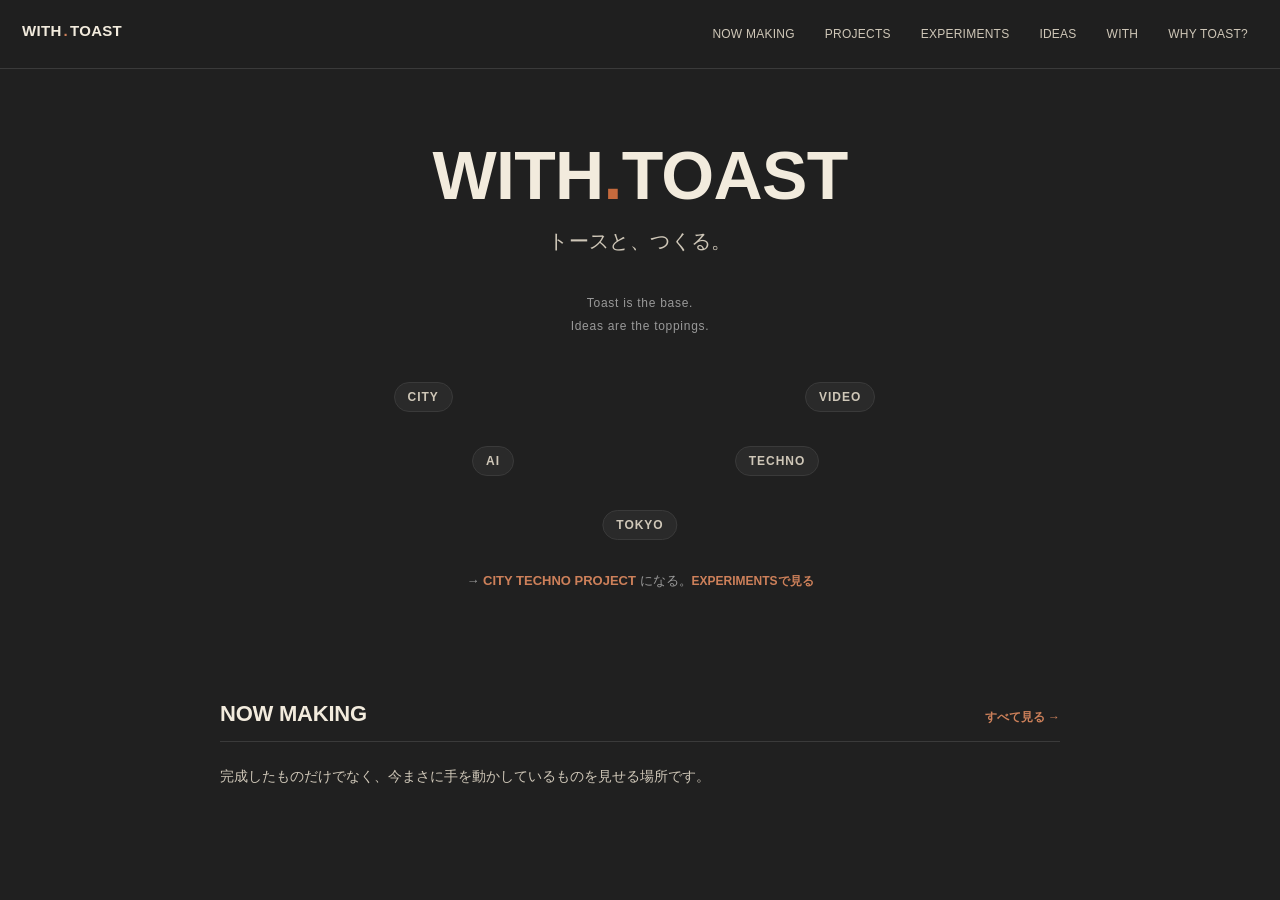
<file: index.html>
<!doctype html>
<html lang="ja">
  <head>
    <meta charset="utf-8" />
    <meta name="viewport" content="width=device-width,initial-scale=1,viewport-fit=cover" />
    <meta name="robots" content="noindex,nofollow,noarchive,nosnippet,noimageindex" />
    <meta name="googlebot" content="noindex,nofollow,noarchive,nosnippet,noimageindex" />
    <title>WITH TOAST</title>
    <style>
      * {
        box-sizing: border-box;
      }
      html {
        scroll-behavior: smooth;
      }
      body {
        margin: 0;
        background: #0b0d10;
        color: #f5f7fa;
        font-family: -apple-system, BlinkMacSystemFont, 'Segoe UI', sans-serif;
        padding: 14px;
      }
      .app {
        display: none;
        max-width: 760px;
        margin: auto;
        background: #15181d;
        border: 1px solid #323945;
        border-radius: 24px;
        overflow: hidden;
        min-height: 680px;
      }
      body:has(.page:target) .app {
        display: block;
      }
      .top {
        display: flex;
        justify-content: space-between;
        align-items: center;
        padding: 16px 18px;
        background: #101318;
        border-bottom: 1px solid #323945;
        position: sticky;
        top: 0;
        z-index: 20;
      }
      .brand {
        font-weight: 950;
      }
      .brand span {
        color: #ffd44d;
      }
      .status {
        font-size: 10px;
        color: #9aa3af;
        text-align: right;
      }
      main {
        padding: 22px;
      }
      .page {
        display: none;
        min-height: 600px;
      }
      .page:target {
        display: block;
      }
      body:has(.page:target) .wt-layer {
        display: none;
      }
      h1 {
        font-size: clamp(31px, 8vw, 56px);
        line-height: 1.06;
      }
      h2 {
        font-size: 28px;
      }
      p {
        line-height: 1.7;
        color: #d5dae1;
      }
      .sub {
        font-size: 12px;
        color: #9aa3af;
      }
      .card {
        background: #22272f;
        border: 1px solid #323945;
        border-radius: 16px;
        padding: 17px;
        margin: 15px 0;
      }
      .btn {
        display: block;
        text-decoration: none;
        text-align: center;
        padding: 15px 17px;
        border-radius: 14px;
        font-weight: 900;
        margin: 10px 0;
      }
      .primary {
        background: #ffd44d;
        color: #17140a;
      }
      .danger {
        background: #ff4f5e;
        color: #fff;
      }
      .ghost {
        background: #292e36;
        color: #fff;
        border: 1px solid #3b434e;
      }
      .blue {
        background: #3e78e8;
        color: #fff;
      }
      .tiny {
        display: block;
        text-align: center;
        font-size: 10px;
        color: #737c87;
        text-decoration: underline;
        margin: 18px auto;
        max-width: 90%;
      }
      .sneaky {
        opacity: 0.18;
      }
      .breadcrumb {
        font-size: 10px;
        color: #747d88;
        padding: 9px 11px;
        background: #101318;
        border: 1px solid #2a3038;
        border-radius: 10px;
        margin-bottom: 14px;
      }
      .grid {
        display: grid;
        grid-template-columns: 1fr 1fr;
        gap: 10px;
      }
      .big-num {
        font-size: 48px;
        font-weight: 950;
        color: #ff4f5e;
      }
      .center {
        text-align: center;
      }
      .progress {
        height: 10px;
        background: #0e1115;
        border-radius: 99px;
        overflow: hidden;
        border: 1px solid #262c34;
      }
      .progress i {
        display: block;
        height: 100%;
        background: linear-gradient(90deg, #ffd44d, #91efb7);
      }
      .p92 i {
        width: 92%;
      }
      .p18 i {
        width: 18%;
      }
      .xbright {
        float: right;
        width: 34px;
        height: 34px;
        border-radius: 50%;
        display: flex;
        align-items: center;
        justify-content: center;
        background: #d4404e;
        color: #fff;
        text-decoration: none;
        font-weight: 900;
      }
      .x {
        float: right;
        color: #69727e;
        text-decoration: none;
        font-size: 24px;
      }
      .fake-input {
        padding: 14px;
        border: 1px solid #3a414b;
        border-radius: 12px;
        background: #111419;
        color: #c9d0d8;
        margin: 10px 0;
      }
      .escape-zone {
        position: relative;
        height: 180px;
        border: 1px dashed #3b424b;
        border-radius: 15px;
        overflow: hidden;
        background: #111419;
      }
      .runner {
        position: absolute;
        text-decoration: none;
        background: #ff4f5e;
        color: #fff;
        padding: 13px 16px;
        border-radius: 13px;
        font-weight: 900;
        animation: run 5.3s linear infinite;
      }
      @keyframes run {
        0% {
          left: 8px;
          top: 8px;
        }
        20% {
          left: 55%;
          top: 18px;
        }
        40% {
          left: 16%;
          top: 116px;
        }
        60% {
          left: 57%;
          top: 100px;
        }
        80% {
          left: 9%;
          top: 60px;
        }
        100% {
          left: 8px;
          top: 8px;
        }
      }
      .map {
        display: grid;
        gap: 8px;
      }
      .node {
        background: #181c22;
        border: 1px solid #303641;
        border-radius: 12px;
        padding: 12px;
        font-size: 13px;
      }
      .good {
        color: #91efb7;
        font-weight: 900;
      }
      .bad {
        color: #ff9ca5;
        font-weight: 900;
      }
      .company {
        text-align: center;
        color: #656d77;
        font-size: 10px;
        margin-top: 28px;
      }
      .fake-chat {
        background: #101318;
        border: 1px solid #353c46;
        border-radius: 15px;
        padding: 12px;
      }
      .bubble {
        padding: 11px 13px;
        border-radius: 14px;
        margin: 8px 0;
        max-width: 88%;
        font-size: 13px;
        background: #282e36;
      }
      .you {
        margin-left: auto;
        background: #263c62;
      }
      .login-panel {
        max-width: 460px;
        margin: auto;
      }
      .field-label {
        display: block;
        font-size: 12px;
        color: #aab2bd;
        margin: 12px 0 6px;
      }
      .real-input {
        width: 100%;
        padding: 14px;
        border: 1px solid #3a414b;
        border-radius: 12px;
        background: #111419;
        color: #f3f5f7;
        font-size: 15px;
      }
      @media (max-width: 560px) {
        .grid {
          grid-template-columns: 1fr;
        }
      }
    </style>
    <link rel="stylesheet" href="src/game/realistic.css?v=20260920-4" />
    <link rel="stylesheet" href="src/game/gameplay.css?v=20260920-4" />
    <link rel="stylesheet" href="src/game/leaderboard.css?v=20260920-4" />
    <link rel="stylesheet" href="src/game/quality-pass.css?v=20260920-4" />
    <link rel="stylesheet" href="src/game/polish.css?v=20260920-4" />
    <link rel="stylesheet" href="src/brand/brand.css?v=20260920-4" />
    <script defer src="src/game/game-data.js?v=20260920-4"></script>
    <script defer src="src/game/realistic.js?v=20260920-4"></script>
    <script defer src="src/game/gameplay.js?v=20260920-4"></script>
    <script defer src="src/game/polish.js?v=20260920-4"></script>
    <script defer src="src/game/leaderboard.js?v=20260920-4"></script>
    <script defer src="src/brand/brand.js?v=20260920-4"></script>
  </head>
  <body>
    <div class="wt-layer" id="wt-layer"></div>
    <div class="app">
      <div class="top">
        <div class="brand">解約<span>できません。2</span></div>
        <div class="status">NO HINTS EDITION<br />iPhone</div>
      </div>
      <main>
        <section class="page" id="start">
          <div class="sub">CHAPTER 02 / THE LABYRINTH</div>
          <h1>今度は、<br />解約ページすら<br />見つかりません。</h1>
          <p>今回は、解約ページを見つけるところから始まります。</p>
          <div class="card warning">
            <b>目的</b>
            <p>企業サイトのトップページから「解約申請」を見つけ、最後まで退会する。</p>
          </div>
          <a class="btn primary" href="#home">HAPPY+公式サイトへ</a>
          <div class="company">株式会社コンバージョン第一<br />社是：「顧客の意思よりKPI。」</div>
        </section>
        <div id="game-root"></div>
        <section class="page" id="trueend">
          <div class="good">退会完了</div>
          <div class="confetti">🪳🚪✨</div>
          <h1>やっと、<br />出られました。</h1>
          <p>登録は1分。退会は迷宮。</p>
          <div class="card note">
            <b>ROACH MOTEL</b>
            <p>入るのは簡単。出るのは難しい。</p>
          </div>
          <h2>よくあるダークパターン</h2>
          <p>今回登場したのは、実際のWebサービスでも見られることがある代表的な手法です。</p>
          <div class="map">
            <div class="node done">
              <b>Obstruction / 妨害</b><br /><span class="sub"
                >解約までの階層・手順を不必要に長くする。</span
              >
            </div>
            <div class="node done">
              <b>Misdirection / 誘導</b><br /><span class="sub"
                >継続・アップグレードだけを目立たせる。</span
              >
            </div>
            <div class="node done">
              <b>Roach Motel</b><br /><span class="sub">登録は簡単、退会だけ異常に難しい。</span>
            </div>
            <div class="node done">
              <b>Interface Interference</b><br /><span class="sub"
                >×、色、大きさ、配置などUIの常識を利用して誤操作させる。</span
              >
            </div>
            <div class="node done">
              <b>Forced Action</b><br /><span class="sub"
                >退会に不要なアンケート・再ログイン・追加操作を要求する。</span
              >
            </div>
            <div class="node done">
              <b>Loop / Dead End</b><br /><span class="sub"
                >FAQ・チャット・ログインを循環させて到達を困難にする。</span
              >
            </div>
            <div class="node now">
              <b>いちばん重要</b><br /><span class="sub"
                >UIの見た目ではなく、自分が何をしたいのかを基準に判断する。</span
              >
            </div>
          </div>
          <div class="card warning">
            <b>次章予告</b>
            <p>
              次は「通販・Cookie・無料体験・ソシャゲ課金」。敵はあなたの行動パターンを学習します。
            </p>
          </div>
          <a class="btn ghost" href="#start">最初からもう一度</a>
          <div class="company">株式会社コンバージョン第一<br />社是：「顧客の意思よりKPI。」</div>
        </section>
      </main>
    </div>
  </body>
</html>
</file>
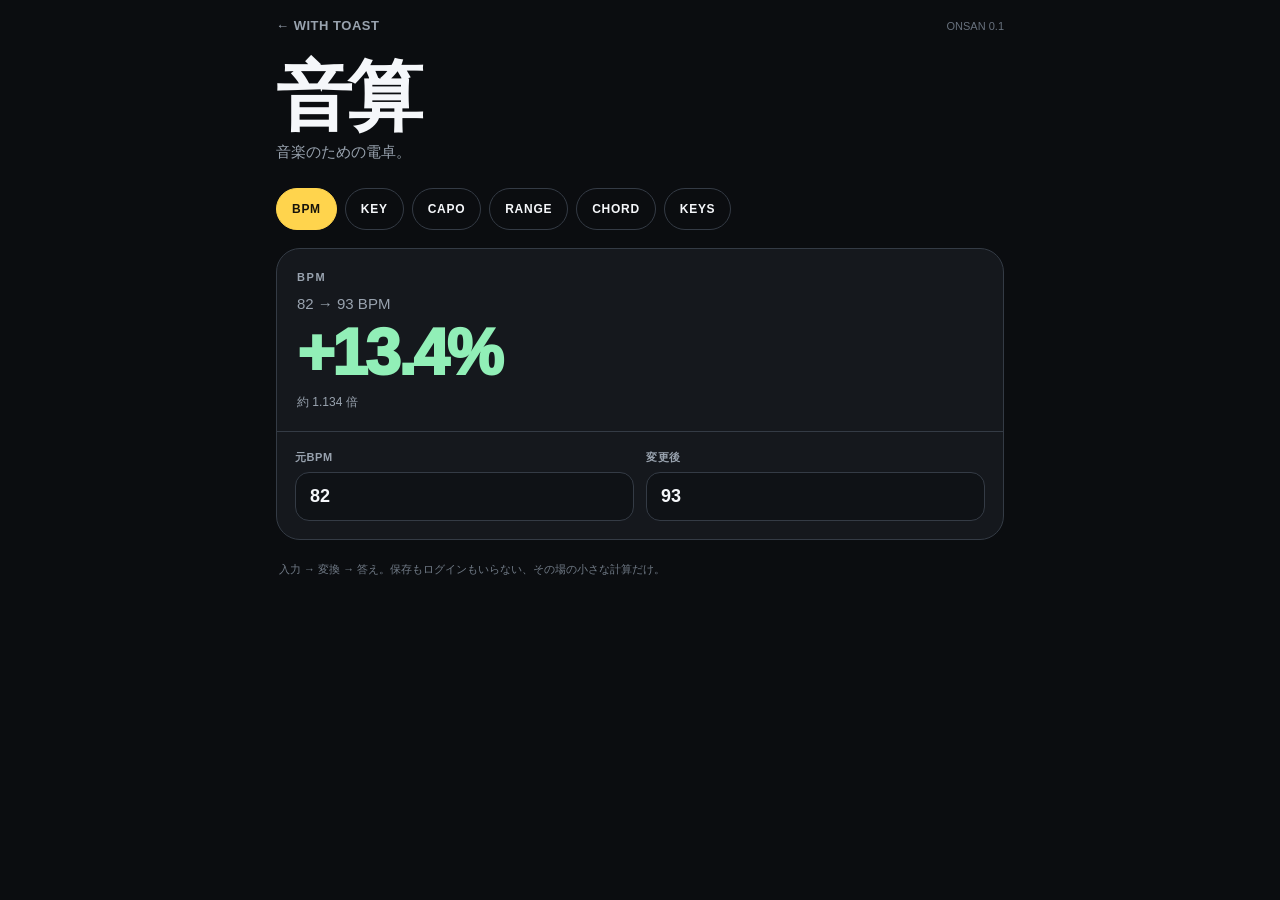
<file: onsan/index.html>
<!doctype html>
<html lang="ja">
  <head>
    <meta charset="utf-8" />
    <meta name="viewport" content="width=device-width,initial-scale=1,viewport-fit=cover" />
    <meta name="theme-color" content="#0b0d10" />
    <title>音算 — 音楽のための電卓</title>
    <style>
      * { box-sizing: border-box; }
      :root {
        --bg: #0b0d10;
        --panel: #15181d;
        --panel-2: #20252c;
        --line: #343b45;
        --text: #f5f7fa;
        --muted: #99a3af;
        --accent: #ffd44d;
        --accent-ink: #17140a;
        --result: #91efb7;
        --original: #8a95a3;
        --shifted: #ffd44d;
      }
      html { color-scheme: dark; }
      body {
        margin: 0;
        background: var(--bg);
        color: var(--text);
        font-family: -apple-system, BlinkMacSystemFont, "Segoe UI", sans-serif;
        min-height: 100%;
      }
      button, input, select { font: inherit; }
      button { cursor: pointer; }
      .shell {
        width: min(760px, 100%);
        margin: 0 auto;
        padding: 18px 16px 42px;
      }
      .top {
        display: flex;
        align-items: center;
        justify-content: space-between;
        gap: 16px;
        margin-bottom: 28px;
      }
      .home {
        color: var(--muted);
        text-decoration: none;
        font-size: 13px;
        font-weight: 800;
        letter-spacing: .04em;
      }
      .home:hover { color: var(--text); }
      .version { color: #68717d; font-size: 11px; }
      h1 {
        margin: 0;
        font-size: clamp(46px, 11vw, 76px);
        letter-spacing: -.06em;
        line-height: .95;
      }
      .tagline {
        margin: 10px 0 26px;
        color: var(--muted);
        font-size: 15px;
      }
      .mode-bar {
        display: flex;
        gap: 8px;
        overflow-x: auto;
        padding: 0 0 10px;
        scrollbar-width: none;
      }
      .mode-bar::-webkit-scrollbar { display: none; }
      .mode {
        flex: 0 0 auto;
        min-height: 42px;
        border: 1px solid var(--line);
        border-radius: 999px;
        padding: 0 15px;
        background: transparent;
        color: var(--text);
        font-size: 12px;
        font-weight: 900;
        letter-spacing: .06em;
      }
      .mode[aria-selected="true"] {
        background: var(--accent);
        border-color: var(--accent);
        color: var(--accent-ink);
      }
      .calculator {
        margin-top: 8px;
        background: var(--panel);
        border: 1px solid var(--line);
        border-radius: 24px;
        overflow: hidden;
      }
      .display {
        padding: 22px 20px 20px;
        min-height: 150px;
        border-bottom: 1px solid var(--line);
        display: flex;
        flex-direction: column;
        justify-content: flex-end;
      }
      .display-label {
        color: var(--muted);
        font-size: 11px;
        font-weight: 900;
        letter-spacing: .15em;
      }
      .expression {
        margin-top: 12px;
        color: var(--muted);
        font-size: 15px;
        min-height: 22px;
      }
      .answer {
        margin-top: 4px;
        color: var(--result);
        font-size: clamp(38px, 10vw, 64px);
        font-weight: 950;
        line-height: 1;
        letter-spacing: -.04em;
        overflow-wrap: anywhere;
      }
      .detail {
        margin-top: 9px;
        color: var(--muted);
        font-size: 12px;
      }
      .panel { padding: 18px; }
      .panel[hidden] { display: none; }
      .grid-2 {
        display: grid;
        grid-template-columns: 1fr 1fr;
        gap: 12px;
      }
      label {
        display: block;
        color: var(--muted);
        font-size: 11px;
        font-weight: 800;
        letter-spacing: .05em;
      }
      input, select {
        width: 100%;
        margin-top: 7px;
        padding: 13px 14px;
        border: 1px solid var(--line);
        border-radius: 14px;
        background: #0f1216;
        color: var(--text);
        font-size: 18px;
        outline: none;
      }
      input:focus, select:focus { border-color: var(--accent); }
      .stepper {
        display: grid;
        grid-template-columns: 1fr minmax(96px, auto) 1fr;
        align-items: center;
        gap: 10px;
        margin-top: 14px;
      }
      .stepper button {
        min-height: 52px;
        border: 1px solid var(--line);
        border-radius: 14px;
        background: var(--panel-2);
        color: var(--text);
        font-size: 27px;
        font-weight: 500;
      }
      .shift {
        text-align: center;
        font-size: 24px;
        font-weight: 950;
      }
      .note-grid {
        display: grid;
        grid-template-columns: repeat(6, 1fr);
        gap: 8px;
        margin-top: 10px;
      }
      .note-button {
        min-height: 45px;
        border: 1px solid var(--line);
        border-radius: 12px;
        background: #101318;
        color: var(--text);
        font-weight: 800;
      }
      .note-button.is-on {
        background: var(--accent);
        color: var(--accent-ink);
        border-color: var(--accent);
      }
      .keyboard-wrap {
        margin-top: 18px;
        overflow-x: auto;
        padding-bottom: 4px;
      }
      .keyboard {
        position: relative;
        width: 560px;
        height: 150px;
        display: flex;
        user-select: none;
      }
      .white {
        position: relative;
        width: 40px;
        height: 150px;
        border: 1px solid #5d6470;
        border-right: 0;
        background: #f3f3ee;
      }
      .white:last-child { border-right: 1px solid #5d6470; }
      .black {
        position: absolute;
        z-index: 3;
        width: 25px;
        height: 92px;
        top: 0;
        background: #17191d;
        border: 1px solid #050607;
        border-radius: 0 0 5px 5px;
      }
      .key-mark {
        position: absolute;
        left: 50%;
        transform: translateX(-50%);
        bottom: 8px;
        width: 17px;
        height: 17px;
        border-radius: 50%;
        opacity: 0;
      }
      .black .key-mark { bottom: 7px; }
      .key-mark.original { background: var(--original); opacity: .82; }
      .key-mark.shifted { background: var(--shifted); opacity: 1; }
      .key-mark.both {
        background: linear-gradient(90deg, var(--original) 0 50%, var(--shifted) 50% 100%);
        opacity: 1;
      }
      .legend {
        display: flex;
        flex-wrap: wrap;
        gap: 12px;
        margin-top: 11px;
        color: var(--muted);
        font-size: 11px;
      }
      .legend span::before {
        content: "";
        display: inline-block;
        width: 9px;
        height: 9px;
        border-radius: 50%;
        margin-right: 6px;
      }
      .legend .l-original::before { background: var(--original); }
      .legend .l-shifted::before { background: var(--shifted); }
      .principle {
        margin: 20px 3px 0;
        color: #717b87;
        font-size: 11px;
        line-height: 1.7;
      }
      @media (max-width: 520px) {
        .shell { padding-inline: 12px; }
        .grid-2 { grid-template-columns: 1fr; }
        .display { min-height: 135px; }
        .note-grid { grid-template-columns: repeat(4, 1fr); }
      }
    </style>
  </head>
  <body>
    <main class="shell">
      <div class="top">
        <a class="home" href="../#wt-home">← WITH TOAST</a>
        <span class="version">ONSAN 0.1</span>
      </div>

      <h1>音算</h1>
      <p class="tagline">音楽のための電卓。</p>

      <div class="mode-bar" role="tablist" aria-label="計算モード">
        <button class="mode" type="button" role="tab" aria-selected="true" data-mode="bpm">BPM</button>
        <button class="mode" type="button" role="tab" aria-selected="false" data-mode="key">KEY</button>
        <button class="mode" type="button" role="tab" aria-selected="false" data-mode="capo">CAPO</button>
        <button class="mode" type="button" role="tab" aria-selected="false" data-mode="range">RANGE</button>
        <button class="mode" type="button" role="tab" aria-selected="false" data-mode="chord">CHORD</button>
        <button class="mode" type="button" role="tab" aria-selected="false" data-mode="keys">KEYS</button>
      </div>

      <section class="calculator">
        <div class="display" aria-live="polite">
          <div class="display-label" id="display-label">BPM</div>
          <div class="expression" id="expression">82 → 93 BPM</div>
          <div class="answer" id="answer">+13.4%</div>
          <div class="detail" id="detail">約 1.134 倍</div>
        </div>

        <div class="panel" id="panel-bpm">
          <div class="grid-2">
            <label>元BPM
              <input id="bpm-from" type="number" value="82" min="1" max="400" inputmode="decimal" />
            </label>
            <label>変更後
              <input id="bpm-to" type="number" value="93" min="1" max="400" inputmode="decimal" />
            </label>
          </div>
        </div>

        <div class="panel" id="panel-key" hidden>
          <div class="grid-2">
            <label>FROM
              <select id="key-from"></select>
            </label>
            <label>TO
              <select id="key-to"></select>
            </label>
          </div>
        </div>

        <div class="panel" id="panel-capo" hidden>
          <div class="grid-2">
            <label>コード
              <input id="capo-chord" value="C" autocomplete="off" />
            </label>
            <label>カポ
              <input id="capo-fret" type="number" value="3" min="0" max="12" inputmode="numeric" />
            </label>
          </div>
        </div>

        <div class="panel" id="panel-range" hidden>
          <div class="grid-2">
            <label>現在の最高音
              <select id="range-from"></select>
            </label>
            <label>目標最高音
              <select id="range-to"></select>
            </label>
          </div>
        </div>

        <div class="panel" id="panel-chord" hidden>
          <label>コード
            <input id="chord-name" value="C/E" autocomplete="off" />
          </label>
          <div class="stepper">
            <button type="button" id="chord-minus" aria-label="半音下げる">−</button>
            <div class="shift" id="chord-shift">−3</div>
            <button type="button" id="chord-plus" aria-label="半音上げる">＋</button>
          </div>
        </div>

        <div class="panel" id="panel-keys" hidden>
          <div class="display-label">元の音を選ぶ</div>
          <div class="note-grid" id="note-grid"></div>
          <div class="stepper">
            <button type="button" id="keys-minus" aria-label="半音下げる">−</button>
            <div class="shift" id="keys-shift">+2</div>
            <button type="button" id="keys-plus" aria-label="半音上げる">＋</button>
          </div>
          <div class="keyboard-wrap" aria-label="転調前後の鍵盤">
            <div class="keyboard" id="keyboard"></div>
          </div>
          <div class="legend">
            <span class="l-original">元の音</span>
            <span class="l-shifted">転調後</span>
          </div>
        </div>
      </section>

      <p class="principle">入力 → 変換 → 答え。保存もログインもいらない、その場の小さな計算だけ。</p>
    </main>

    <script>
      (function () {
        var NOTES = ['C','C#','D','Eb','E','F','F#','G','Ab','A','Bb','B'];
        var ALIASES = {'Db':'C#','D#':'Eb','Gb':'F#','G#':'Ab','A#':'Bb'};
        var mode = 'bpm';
        var chordShift = -3;
        var keysShift = 2;
        var selected = ['C','E','G'];

        var displayLabel = document.getElementById('display-label');
        var expression = document.getElementById('expression');
        var answer = document.getElementById('answer');
        var detail = document.getElementById('detail');

        function normalize(note) {
          return ALIASES[note] || note;
        }

        function noteIndex(note) {
          return NOTES.indexOf(normalize(note));
        }

        function transposeNote(note, shift) {
          var i = noteIndex(note);
          if (i < 0) return note;
          var n = (i + shift) % 12;
          if (n < 0) n += 12;
          return NOTES[n];
        }

        function parseChord(text) {
          var value = String(text || '').trim();
          if (!value) return null;
          var rootLength = 1;
          if (value.length > 1 && (value.charAt(1) === '#' || value.charAt(1) === 'b')) rootLength = 2;
          var root = value.slice(0, rootLength);
          if (noteIndex(root) < 0) return null;
          return { root: root, rest: value.slice(rootLength) };
        }

        function transposeChord(text, shift) {
          var parsed = parseChord(text);
          if (!parsed) return '—';
          var rest = parsed.rest;
          var slash = rest.indexOf('/');
          if (slash >= 0) {
            var bass = rest.slice(slash + 1);
            rest = rest.slice(0, slash + 1) + transposeNote(bass, shift);
          }
          return transposeNote(parsed.root, shift) + rest;
        }

        function sign(n) {
          return n > 0 ? '+' + n : String(n);
        }

        function setOutput(label, expr, value, sub) {
          displayLabel.textContent = label;
          expression.textContent = expr;
          answer.textContent = value;
          detail.textContent = sub;
        }

        function fillSelect(id) {
          var select = document.getElementById(id);
          NOTES.forEach(function (note) {
            var option = document.createElement('option');
            option.value = note;
            option.textContent = note;
            select.appendChild(option);
          });
        }

        ['key-from','key-to','range-from','range-to'].forEach(fillSelect);
        document.getElementById('key-from').value = 'A';
        document.getElementById('key-to').value = 'Eb';
        document.getElementById('range-from').value = 'E';
        document.getElementById('range-to').value = 'C#';

        function buildNoteButtons() {
          var grid = document.getElementById('note-grid');
          NOTES.forEach(function (note) {
            var button = document.createElement('button');
            button.type = 'button';
            button.className = 'note-button';
            button.textContent = note;
            button.dataset.note = note;
            button.addEventListener('click', function () {
              var at = selected.indexOf(note);
              if (at >= 0) selected.splice(at, 1);
              else selected.push(note);
              update();
            });
            grid.appendChild(button);
          });
        }

        function buildKeyboard() {
          var keyboard = document.getElementById('keyboard');
          var whites = ['C','D','E','F','G','A','B','C','D','E','F','G','A','B'];
          whites.forEach(function (note, i) {
            var key = document.createElement('div');
            key.className = 'white';
            key.dataset.note = note;
            key.dataset.pitch = String((i < 7 ? 0 : 12) + noteIndex(note));
            var mark = document.createElement('span');
            mark.className = 'key-mark';
            key.appendChild(mark);
            keyboard.appendChild(key);
          });

          var blackOffsets = [
            [28,'C#',1],[68,'Eb',3],[148,'F#',6],[188,'Ab',8],[228,'Bb',10],
            [308,'C#',13],[348,'Eb',15],[428,'F#',18],[468,'Ab',20],[508,'Bb',22]
          ];
          blackOffsets.forEach(function (item) {
            var key = document.createElement('div');
            key.className = 'black';
            key.style.left = item[0] + 'px';
            key.dataset.note = item[1];
            key.dataset.pitch = String(item[2]);
            var mark = document.createElement('span');
            mark.className = 'key-mark';
            key.appendChild(mark);
            keyboard.appendChild(key);
          });
        }

        function paintKeys() {
          document.querySelectorAll('.note-button').forEach(function (button) {
            button.classList.toggle('is-on', selected.indexOf(button.dataset.note) >= 0);
          });

          var originalPitchClasses = selected.map(function (note) { return noteIndex(note); });
          var shiftedPitchClasses = selected.map(function (note) {
            var i = noteIndex(note);
            var n = (i + keysShift) % 12;
            if (n < 0) n += 12;
            return n;
          });

          document.querySelectorAll('#keyboard > div').forEach(function (key) {
            var pitchClass = Number(key.dataset.pitch) % 12;
            var mark = key.querySelector('.key-mark');
            var isOriginal = originalPitchClasses.indexOf(pitchClass) >= 0;
            var isShifted = shiftedPitchClasses.indexOf(pitchClass) >= 0;
            mark.className = 'key-mark' + (isOriginal && isShifted ? ' both' : isShifted ? ' shifted' : isOriginal ? ' original' : '');
          });
        }

        function update() {
          if (mode === 'bpm') {
            var fromBpm = Math.max(1, Math.min(400, Number(document.getElementById('bpm-from').value) || 1));
            var toBpm = Math.max(1, Math.min(400, Number(document.getElementById('bpm-to').value) || 1));
            var ratio = toBpm / fromBpm;
            var pct = (ratio - 1) * 100;
            setOutput('BPM', fromBpm + ' → ' + toBpm + ' BPM', (pct >= 0 ? '+' : '') + pct.toFixed(1) + '%', '約 ' + ratio.toFixed(3) + ' 倍');
          }

          if (mode === 'key') {
            var fromKey = document.getElementById('key-from').value;
            var toKey = document.getElementById('key-to').value;
            var up = noteIndex(toKey) - noteIndex(fromKey);
            if (up < 0) up += 12;
            var down = up === 0 ? 0 : up - 12;
            setOutput('KEY', fromKey + ' → ' + toKey, up === 0 ? '0' : '+' + up, up === 0 ? '同じキー' : down + ' 半音でも到達');
          }

          if (mode === 'capo') {
            var capoChord = document.getElementById('capo-chord').value;
            var fret = Math.max(0, Math.min(12, Number(document.getElementById('capo-fret').value) || 0));
            setOutput('CAPO', capoChord + ' / capo ' + fret, transposeChord(capoChord, fret), '+' + fret + ' 半音');
          }

          if (mode === 'range') {
            var rangeFrom = document.getElementById('range-from').value;
            var rangeTo = document.getElementById('range-to').value;
            var diff = noteIndex(rangeTo) - noteIndex(rangeFrom);
            while (diff > 6) diff -= 12;
            while (diff < -6) diff += 12;
            setOutput('RANGE', '最高音 ' + rangeFrom + ' → ' + rangeTo, sign(diff), diff < 0 ? Math.abs(diff) + ' 半音下げる' : diff > 0 ? diff + ' 半音上げる' : '変更なし');
          }

          if (mode === 'chord') {
            var chord = document.getElementById('chord-name').value;
            document.getElementById('chord-shift').textContent = sign(chordShift);
            setOutput('CHORD', chord + ' ' + sign(chordShift), transposeChord(chord, chordShift), Math.abs(chordShift) + ' 半音 ' + (chordShift < 0 ? 'down' : chordShift > 0 ? 'up' : 'same'));
          }

          if (mode === 'keys') {
            paintKeys();
            document.getElementById('keys-shift').textContent = sign(keysShift);
            var after = selected.map(function (note) { return transposeNote(note, keysShift); });
            setOutput('KEYS', selected.length ? selected.join(' · ') + '  ' + sign(keysShift) : '音を選択', after.length ? after.join(' · ') : '—', '灰色 = 元 / 黄色 = 転調後');
          }
        }

        document.querySelectorAll('.mode').forEach(function (button) {
          button.addEventListener('click', function () {
            mode = button.dataset.mode;
            document.querySelectorAll('.mode').forEach(function (b) {
              b.setAttribute('aria-selected', String(b === button));
            });
            document.querySelectorAll('.panel').forEach(function (panel) {
              panel.hidden = panel.id !== 'panel-' + mode;
            });
            update();
          });
        });

        document.querySelectorAll('input, select').forEach(function (control) {
          control.addEventListener('input', update);
          control.addEventListener('change', update);
        });

        document.getElementById('chord-minus').addEventListener('click', function () {
          chordShift = Math.max(-12, chordShift - 1);
          update();
        });
        document.getElementById('chord-plus').addEventListener('click', function () {
          chordShift = Math.min(12, chordShift + 1);
          update();
        });
        document.getElementById('keys-minus').addEventListener('click', function () {
          keysShift = Math.max(-12, keysShift - 1);
          update();
        });
        document.getElementById('keys-plus').addEventListener('click', function () {
          keysShift = Math.min(12, keysShift + 1);
          update();
        });

        buildNoteButtons();
        buildKeyboard();
        update();
      }());
    </script>
  </body>
</html>
</file>
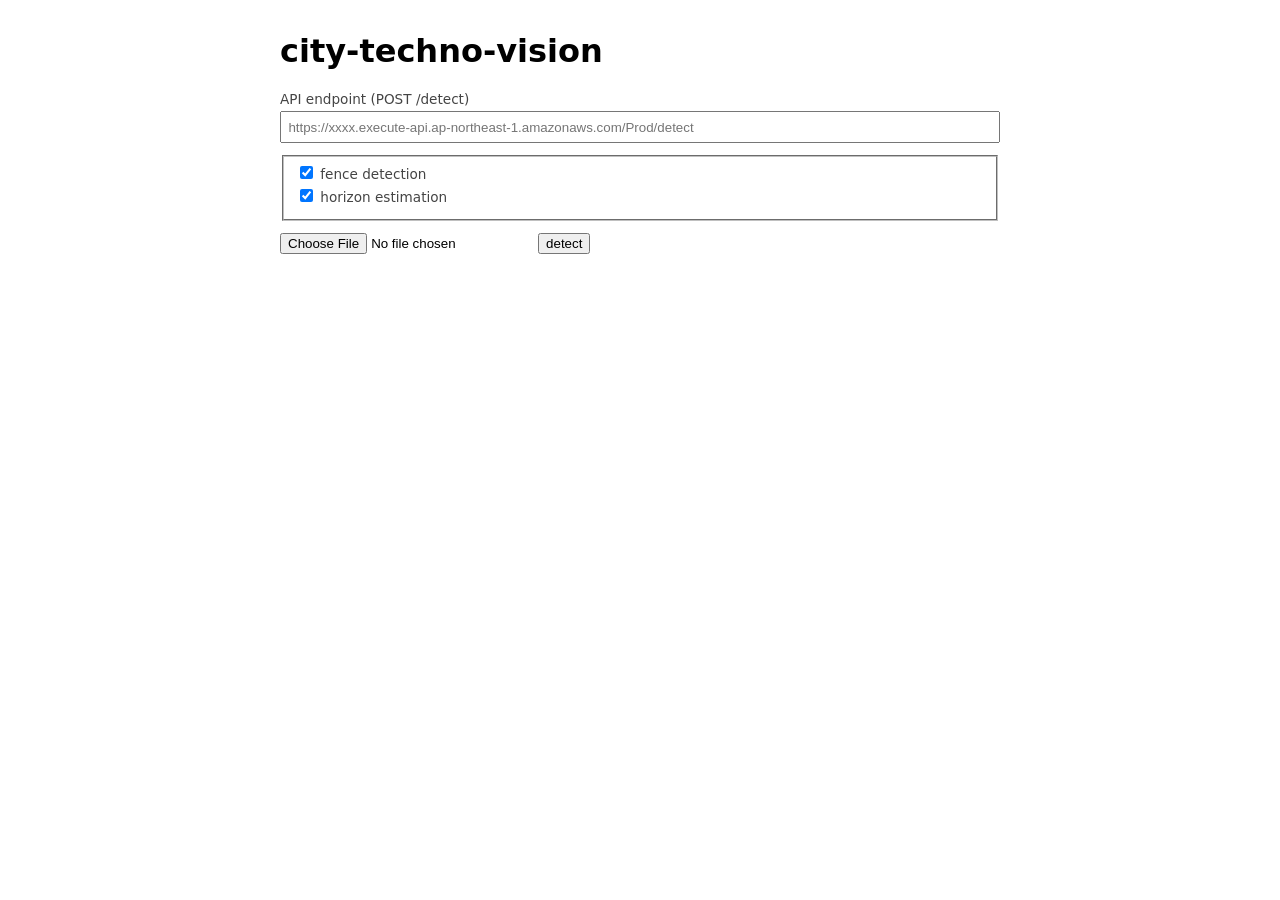
<file: city-techno-vision/web/static/index.html>
<!doctype html>
<html lang="ja">
<head>
<meta charset="utf-8" />
<title>city-techno-vision</title>
<style>
  body { font-family: system-ui, sans-serif; max-width: 720px; margin: 2rem auto; padding: 0 1rem; }
  #api-url { width: 100%; box-sizing: border-box; padding: 0.4rem; margin-bottom: 0.75rem; }
  label { display: block; font-size: 0.85rem; color: #444; margin-bottom: 0.25rem; }
  #result-image { max-width: 100%; margin-top: 1rem; border: 1px solid #ccc; }
  pre { background: #f4f4f4; padding: 0.75rem; overflow-x: auto; white-space: pre-wrap; }
  #status { color: #666; margin-top: 0.5rem; }
  fieldset { margin-bottom: 0.75rem; }
</style>
</head>
<body>
<h1>city-techno-vision</h1>

<label for="api-url">API endpoint (POST /detect)</label>
<input id="api-url" type="text" placeholder="https://xxxx.execute-api.ap-northeast-1.amazonaws.com/Prod/detect" />

<fieldset>
  <label><input type="checkbox" id="enable-fence" checked /> fence detection</label>
  <label><input type="checkbox" id="enable-horizon" checked /> horizon estimation</label>
</fieldset>

<input id="file-input" type="file" accept="image/*" />
<button id="run">detect</button>
<div id="status"></div>

<img id="result-image" style="display:none" />
<pre id="result-json" style="display:none"></pre>

<script>
const apiUrlInput = document.getElementById('api-url');
const stored = localStorage.getItem('city-techno-vision-api-url');
if (stored) apiUrlInput.value = stored;

function fileToBase64(file) {
  return new Promise((resolve, reject) => {
    const reader = new FileReader();
    reader.onload = () => resolve(reader.result.split(',')[1]);
    reader.onerror = reject;
    reader.readAsDataURL(file);
  });
}

document.getElementById('run').addEventListener('click', async () => {
  const apiUrl = apiUrlInput.value.trim();
  const fileInput = document.getElementById('file-input');
  const statusEl = document.getElementById('status');
  const imageEl = document.getElementById('result-image');
  const jsonEl = document.getElementById('result-json');

  if (!apiUrl) { statusEl.textContent = 'API endpointを入力してください'; return; }
  if (!fileInput.files.length) { statusEl.textContent = '画像を選択してください'; return; }

  localStorage.setItem('city-techno-vision-api-url', apiUrl);

  statusEl.textContent = '検出中...';
  imageEl.style.display = 'none';
  jsonEl.style.display = 'none';

  try {
    const imageBase64 = await fileToBase64(fileInput.files[0]);
    const response = await fetch(apiUrl, {
      method: 'POST',
      headers: { 'Content-Type': 'application/json' },
      body: JSON.stringify({
        image_base64: imageBase64,
        filename: fileInput.files[0].name,
        enable_fence: document.getElementById('enable-fence').checked,
        enable_horizon: document.getElementById('enable-horizon').checked,
      }),
    });
    const data = await response.json();
    if (!response.ok) {
      statusEl.textContent = `エラー: ${data.error || response.status}`;
      return;
    }
    statusEl.textContent = `検出完了 (${data.result.detections.length}件)`;
    if (data.annotated_image_base64) {
      imageEl.src = `data:image/jpeg;base64,${data.annotated_image_base64}`;
      imageEl.style.display = 'block';
    }
    jsonEl.textContent = JSON.stringify(data.result, null, 2);
    jsonEl.style.display = 'block';
  } catch (err) {
    statusEl.textContent = `エラー: ${err}`;
  }
});
</script>
</body>
</html>
</file>
<file: src/game/realistic.css>
/* realistic corporate/public-service inspired skin */
:root {
  --corp: #0b3a67;
  --corp2: #0d5d8f;
  --corp-accent: #f07a2b;
  --corp-green: #0f8c6d;
  --paper: #fff;
  --paper2: #f5f7fa;
  --ink: #162230;
  --subink: #5b6877;
  --hair: #d9e0e7;
}
body:has(.immersive:target) {
  padding: 0;
  background: #eef2f5;
  color: var(--ink);
}
body:has(.immersive:target) .app {
  max-width: none;
  min-height: 100vh;
  margin: 0;
  border: 0;
  border-radius: 0;
  background: #eef2f5;
  box-shadow: none;
}
body:has(.immersive:target) .top {
  display: none;
}
body:has(.immersive:target) main {
  padding: 0;
}
.page.immersive {
  background: #fff;
  min-height: 100vh;
  color: var(--ink);
}
.immersive h1,
.immersive h2,
.immersive h3 {
  color: var(--ink);
  font-family: -apple-system, BlinkMacSystemFont, 'Helvetica Neue', 'Yu Gothic', Meiryo, sans-serif;
}
.immersive p {
  color: var(--subink);
}
.immersive .sub {
  color: #7a8794;
}
.portal-head {
  background: #fff;
  border-bottom: 1px solid var(--hair);
  font-family: -apple-system, BlinkMacSystemFont, 'Helvetica Neue', 'Yu Gothic', Meiryo, sans-serif;
}
.portal-utility {
  background: #f2f5f7;
  color: #52606d;
  font-size: 11px;
  padding: 7px max(16px, calc((100vw - 1180px) / 2));
  display: flex;
  justify-content: space-between;
  gap: 10px;
  align-items: center;
}
.portal-utility .right {
  display: flex;
  gap: 14px;
  white-space: nowrap;
}
.portal-main {
  max-width: 1180px;
  margin: auto;
  padding: 17px 16px 12px;
  display: flex;
  align-items: center;
  gap: 24px;
}
.portal-logo {
  font:
    900 29px/1 Arial,
    sans-serif;
  color: var(--corp);
  letter-spacing: -0.04em;
  text-decoration: none;
  white-space: nowrap;
}
.portal-logo i {
  font-style: normal;
  color: var(--corp-accent);
}
.portal-tagline {
  font-size: 10px;
  color: #7b8794;
  margin-top: 4px;
  letter-spacing: 0.04em;
}
.portal-nav {
  margin-left: auto;
  display: flex;
  gap: 0;
  align-items: stretch;
}
.portal-nav a {
  color: #243444;
  text-decoration: none;
  font-weight: 700;
  font-size: 13px;
  padding: 11px 14px;
  border-left: 1px solid #e4e8ed;
}
.portal-nav a:last-child {
  border-right: 1px solid #e4e8ed;
}
.portal-nav a.account {
  background: var(--corp);
  color: #fff;
  border-radius: 4px;
  margin-left: 12px;
  border: 0;
  padding: 11px 16px;
}
.portal-search {
  border-top: 1px solid #edf0f3;
  border-bottom: 1px solid #e1e6eb;
  background: #fff;
}
.portal-search-inner {
  max-width: 1180px;
  margin: auto;
  padding: 10px 16px;
  display: flex;
  gap: 10px;
  align-items: center;
}
.portal-search-label {
  font-size: 12px;
  font-weight: 700;
  color: #465462;
  white-space: nowrap;
}
.portal-search-box {
  flex: 1;
  border: 1px solid #cbd4dd;
  border-radius: 4px;
  background: #fff;
  padding: 10px 12px;
  color: #8a95a1;
  font-size: 12px;
}
.portal-search-btn {
  background: var(--corp);
  color: #fff;
  border-radius: 4px;
  padding: 10px 16px;
  font-size: 12px;
  font-weight: 800;
}
.portal-breadcrumb {
  max-width: 1180px;
  margin: auto;
  padding: 11px 16px;
  font-size: 11px;
  color: #6d7985;
  border-bottom: 1px solid #edf0f3;
  background: #fff;
}
.portal-wrap {
  max-width: 980px;
  margin: 0 auto;
  padding: 34px 18px 70px;
}
.portal-wrap > .breadcrumb {
  display: none;
}
.immersive .card {
  background: #fff;
  border: 1px solid var(--hair);
  border-radius: 5px;
  color: var(--ink);
  box-shadow: 0 1px 2px rgba(20, 35, 50, 0.03);
}
.immersive .btn {
  border-radius: 4px;
  box-shadow: none;
  font-weight: 700;
  font-size: 14px;
  position: relative;
  padding: 14px 42px 14px 16px;
}
.immersive .btn:after {
  content: '›';
  position: absolute;
  right: 15px;
  top: 50%;
  transform: translateY(-52%);
  font-size: 22px;
  font-weight: 400;
}
.immersive .primary {
  background: var(--corp);
  color: #fff;
}
.immersive .danger {
  background: #a7192b;
  color: #fff;
}
.immersive .ghost {
  background: #fff;
  color: #23384d;
  border: 1px solid #bfc9d4;
}
.immersive .blue {
  background: var(--corp2);
  color: #fff;
}
.immersive .tiny {
  color: #7b8792;
  text-decoration: underline;
  font-size: 11px;
}
.immersive .fake-input,
.immersive .real-input {
  background: #fff;
  color: #303c48;
  border-color: #c7d0d9;
  border-radius: 4px;
}
.immersive .field-label {
  color: #4d5a67;
  font-weight: 700;
}
.immersive .progress {
  background: #e7ebef;
  border-color: #d3dae1;
}
.immersive .big-num {
  color: #a7192b;
}
.immersive .fake-chat {
  background: #f8fafc;
  border-color: #d9e0e7;
}
.immersive .bubble {
  background: #e9eef3;
  color: #263747;
}
.immersive .bubble.you {
  background: #dceaf6;
}
.immersive .map {
  gap: 10px;
}
.immersive .node {
  background: #fff;
  color: #273746;
  border-color: #d5dce4;
  border-radius: 4px;
}
.immersive .escape-zone {
  background: #f7f9fb;
  border-color: #cbd4dd;
}
.immersive .runner {
  border-radius: 4px;
}
.immersive .bad {
  color: #8f1727;
}
.immersive .good {
  color: #087457;
}
.immersive .company {
  color: #8994a0;
}
.gov-home {
  font-family: -apple-system, BlinkMacSystemFont, 'Helvetica Neue', 'Yu Gothic', Meiryo, sans-serif;
  background: #fff;
  color: var(--ink);
}
.home-alert {
  background: #fff7e8;
  border-top: 1px solid #f0d8ae;
  border-bottom: 1px solid #f0d8ae;
}
.home-alert-inner {
  max-width: 1180px;
  margin: auto;
  padding: 11px 16px;
  display: flex;
  gap: 12px;
  align-items: center;
  font-size: 12px;
}
.home-alert b {
  color: #8b4b00;
  white-space: nowrap;
}
.home-alert span {
  color: #5a6570;
}
.home-hero {
  background: linear-gradient(110deg, #e9f2fa 0%, #f7fafc 54%, #edf6f2 100%);
  border-bottom: 1px solid #dfe5ea;
}
.home-hero-inner {
  max-width: 1180px;
  margin: auto;
  padding: 44px 16px 38px;
  display: grid;
  grid-template-columns: minmax(0, 1.2fr) minmax(280px, 0.8fr);
  gap: 34px;
  align-items: center;
}
.home-eyebrow {
  font-size: 11px;
  font-weight: 800;
  letter-spacing: 0.14em;
  color: var(--corp2);
  margin-bottom: 12px;
}
.home-hero h1 {
  font-size: clamp(34px, 6vw, 58px);
  line-height: 1.08;
  letter-spacing: -0.04em;
  margin: 0 0 17px;
  color: #10283d;
}
.home-hero p {
  font-size: 15px;
  line-height: 1.85;
  color: #4f6172;
  max-width: 680px;
}
.home-hero-actions {
  display: flex;
  gap: 10px;
  flex-wrap: wrap;
  margin-top: 22px;
}
.home-hero-actions a {
  display: inline-block;
  text-decoration: none;
  border-radius: 4px;
  padding: 13px 18px;
  font-size: 13px;
  font-weight: 800;
}
.home-hero-actions .solid {
  background: var(--corp);
  color: #fff;
}
.home-hero-actions .line {
  background: #fff;
  border: 1px solid #bfcbd6;
  color: var(--corp);
}
.home-visual {
  background: #fff;
  border: 1px solid #d8e0e7;
  box-shadow: 0 8px 30px rgba(42, 62, 82, 0.08);
  padding: 18px;
  border-radius: 8px;
}
.home-visual .meter {
  display: flex;
  gap: 8px;
  margin-bottom: 16px;
}
.home-visual .meter i {
  display: block;
  width: 11px;
  height: 11px;
  border-radius: 50%;
  background: #d6dde5;
}
.home-visual h4 {
  margin: 0 0 14px;
  font-size: 13px;
  color: #314252;
}
.visual-grid {
  display: grid;
  grid-template-columns: 1fr 1fr;
  gap: 9px;
}
.visual-card {
  padding: 13px;
  border-radius: 5px;
  background: #f4f7f9;
  border: 1px solid #e5eaee;
}
.visual-card strong {
  display: block;
  font-size: 22px;
  color: var(--corp);
  margin-bottom: 3px;
}
.visual-card span {
  font-size: 10px;
  color: #6f7c88;
}
.visual-line {
  margin-top: 13px;
  height: 8px;
  border-radius: 5px;
  background: linear-gradient(90deg, var(--corp) 0 72%, #e2e7ec 72%);
}
.home-searchband {
  max-width: 1180px;
  margin: -18px auto 0;
  padding: 0 16px;
  position: relative;
}
.home-searchbox {
  display: flex;
  background: #fff;
  border: 1px solid #cbd5df;
  box-shadow: 0 5px 20px rgba(30, 50, 70, 0.09);
  padding: 9px;
  border-radius: 6px;
}
.home-searchbox input {
  border: 0;
  outline: 0;
  flex: 1;
  padding: 10px 12px;
  font-size: 14px;
}
.home-searchbox button {
  border: 0;
  border-radius: 4px;
  background: var(--corp);
  color: #fff;
  padding: 0 22px;
  font-weight: 800;
}
.home-section {
  max-width: 1180px;
  margin: auto;
  padding: 42px 16px;
}
.home-section.alt {
  background: #f6f8fa;
  max-width: none;
}
.home-section.alt > .inner {
  max-width: 1180px;
  margin: auto;
}
.section-head {
  display: flex;
  justify-content: space-between;
  align-items: end;
  gap: 14px;
  margin-bottom: 18px;
}
.section-head h2 {
  margin: 0;
  font-size: 25px;
  color: #15293c;
}
.section-head a {
  font-size: 12px;
  color: var(--corp);
  text-decoration: none;
}
.purpose-grid {
  display: grid;
  grid-template-columns: repeat(4, 1fr);
  gap: 12px;
}
.purpose-card {
  display: block;
  text-decoration: none;
  background: #fff;
  border: 1px solid #d8e0e7;
  border-top: 4px solid var(--corp);
  padding: 18px 16px;
  min-height: 116px;
  color: #23384c;
}
.purpose-card strong {
  display: block;
  font-size: 15px;
  margin-bottom: 7px;
}
.purpose-card span {
  font-size: 11px;
  line-height: 1.6;
  color: #667585;
}
.purpose-card .icon {
  font-size: 24px;
  margin-bottom: 9px;
}
.purpose-card.orange {
  border-top-color: var(--corp-accent);
}
.purpose-card.green {
  border-top-color: var(--corp-green);
}
.service-grid {
  display: grid;
  grid-template-columns: repeat(3, 1fr);
  border-top: 1px solid #d7dfe6;
  border-left: 1px solid #d7dfe6;
}
.service-link {
  display: block;
  text-decoration: none;
  padding: 18px;
  background: #fff;
  border-right: 1px solid #d7dfe6;
  border-bottom: 1px solid #d7dfe6;
  color: #263b4e;
  min-height: 105px;
}
.service-link b {
  display: block;
  font-size: 14px;
  margin-bottom: 7px;
}
.service-link span {
  font-size: 11px;
  line-height: 1.55;
  color: #6d7a87;
}
.news-list {
  border-top: 1px solid #ccd5de;
}
.news-row {
  display: grid;
  grid-template-columns: 110px 90px 1fr;
  gap: 12px;
  padding: 14px 4px;
  border-bottom: 1px solid #e0e5ea;
  font-size: 12px;
  color: #536171;
}
.news-row .date {
  color: #7e8995;
}
.news-row .label {
  display: inline-block;
  text-align: center;
  border: 1px solid #b8c4cf;
  color: #40566b;
  padding: 2px 5px;
  border-radius: 2px;
  font-size: 10px;
}
.news-row a {
  color: #1f4f7b;
  text-decoration: none;
  font-weight: 600;
}
.home-contact {
  background: #102f4c;
  color: #fff;
}
.home-contact-inner {
  max-width: 1180px;
  margin: auto;
  padding: 34px 16px;
  display: grid;
  grid-template-columns: 1.3fr 0.7fr;
  gap: 28px;
  align-items: center;
}
.home-contact h3 {
  margin: 0 0 8px;
  font-size: 22px;
}
.home-contact p {
  margin: 0;
  color: #d7e2ec;
  font-size: 12px;
}
.home-contact .contact-links {
  display: flex;
  gap: 10px;
  justify-content: flex-end;
}
.home-contact .contact-links a {
  background: #fff;
  color: #163e62;
  padding: 12px 15px;
  border-radius: 4px;
  text-decoration: none;
  font-size: 12px;
  font-weight: 800;
}
.home-footer {
  background: #182432;
  color: #c2ccd5;
}
.home-footer-inner {
  max-width: 1180px;
  margin: auto;
  padding: 30px 16px;
}
.footer-columns {
  display: grid;
  grid-template-columns: repeat(4, 1fr);
  gap: 20px;
}
.footer-columns h4 {
  color: #fff;
  margin: 0 0 10px;
  font-size: 12px;
}
.footer-columns a {
  display: block;
  color: #bdc7d0;
  text-decoration: none;
  font-size: 10px;
  line-height: 1.9;
}
.footer-bottom {
  border-top: 1px solid #344251;
  margin-top: 24px;
  padding-top: 16px;
  font-size: 9px;
  color: #7f8d99;
  display: flex;
  justify-content: space-between;
  gap: 12px;
}
@media (max-width: 780px) {
  .portal-utility .right span:nth-child(-n + 2) {
    display: none;
  }
  .portal-main {
    padding: 12px 14px;
  }
  .portal-tagline {
    display: none;
  }
  .portal-nav a:not(.account) {
    display: none;
  }
  .portal-nav a.account {
    margin-left: 0;
  }
  .portal-search-inner {
    padding: 8px 14px;
  }
  .portal-search-label {
    display: none;
  }
  .home-hero-inner {
    grid-template-columns: 1fr;
    padding-top: 30px;
  }
  .home-visual {
    display: none;
  }
  .purpose-grid {
    grid-template-columns: 1fr 1fr;
  }
  .service-grid {
    grid-template-columns: 1fr 1fr;
  }
  .news-row {
    grid-template-columns: 88px 1fr;
  }
  .news-row .label {
    display: none;
  }
  .home-contact-inner {
    grid-template-columns: 1fr;
  }
  .home-contact .contact-links {
    justify-content: flex-start;
  }
  .footer-columns {
    grid-template-columns: 1fr 1fr;
  }
  .portal-wrap {
    padding: 24px 14px 55px;
  }
}

/* 2026-09-18 realism pass */
.portal-search-inner {
  position: relative;
}
.portal-search-input {
  flex: 1;
  min-width: 0;
  border: 1px solid #cbd4dd;
  border-radius: 3px;
  background: #fff;
  padding: 10px 12px;
  color: #263746;
  font-size: 13px;
  outline: none;
  font: inherit;
}
.portal-search-input:focus {
  border-color: #6f8da7;
  box-shadow: 0 0 0 2px rgba(11, 58, 103, 0.08);
}
.portal-search-btn {
  border: 0;
  cursor: pointer;
}
.portal-breadcrumb {
  display: flex;
  gap: 8px;
  align-items: center;
}
.portal-breadcrumb a {
  color: #51697f;
  text-decoration: none;
}

.home-alert a {
  color: #4f5963;
  text-decoration: none;
}
.home-page-title {
  background: #fff;
  border-bottom: 1px solid #dfe5ea;
}
.home-page-title-inner {
  max-width: 1180px;
  margin: auto;
  padding: 34px 16px 28px;
}
.home-title-kicker {
  font-size: 12px;
  color: #5f6c78;
  margin-bottom: 8px;
  font-weight: 700;
}
.home-page-title h1 {
  font-size: 34px;
  line-height: 1.25;
  letter-spacing: 0;
  margin: 0 0 12px;
  color: #172c3f;
}
.home-page-title p {
  max-width: 760px;
  margin: 0;
  color: #526170;
  font-size: 14px;
  line-height: 1.8;
}
.home-main-search {
  background: #f5f7f9;
  border-bottom: 1px solid #dfe5ea;
}
.home-main-search-inner {
  max-width: 1180px;
  margin: auto;
  padding: 20px 16px 22px;
}
.home-main-search-inner > label {
  display: block;
  margin-bottom: 8px;
  font-size: 13px;
  font-weight: 700;
  color: #33485a;
}
.home-searchbox {
  position: relative;
  display: flex;
  max-width: 760px;
  background: #fff;
  border: 1px solid #c7d1da;
  padding: 0;
  border-radius: 3px;
  box-shadow: none;
}
.home-searchbox input {
  border: 0;
  padding: 13px 14px;
}
.home-searchbox button {
  border: 0;
  border-left: 1px solid #c7d1da;
  border-radius: 0;
  background: var(--corp);
  color: #fff;
  padding: 0 24px;
  font-weight: 800;
  cursor: pointer;
}
.home-section.compact {
  padding-top: 32px;
  padding-bottom: 38px;
}
.home-menu-grid {
  display: grid;
  grid-template-columns: 1fr 1fr;
  border-top: 1px solid #ced7df;
  border-left: 1px solid #ced7df;
}
.home-menu-grid a {
  position: relative;
  display: block;
  min-height: 82px;
  padding: 16px 42px 15px 16px;
  background: #fff;
  border-right: 1px solid #ced7df;
  border-bottom: 1px solid #ced7df;
  text-decoration: none;
  color: #21384c;
}
.home-menu-grid a:after {
  content: '›';
  position: absolute;
  right: 16px;
  top: 50%;
  transform: translateY(-50%);
  font-size: 24px;
  color: #64798b;
}
.home-menu-grid strong {
  display: block;
  font-size: 14px;
  margin-bottom: 5px;
}
.home-menu-grid span {
  display: block;
  font-size: 11px;
  line-height: 1.55;
  color: #6d7b88;
}
.home-contact h3 {
  color: #fff !important;
}
.home-contact p {
  color: #e5edf4 !important;
}

.site-search-results {
  display: none;
  position: absolute;
  left: 0;
  right: 0;
  top: calc(100% + 5px);
  z-index: 80;
  background: #fff;
  border: 1px solid #bec9d3;
  box-shadow: 0 10px 28px rgba(30, 45, 60, 0.16);
  max-height: 330px;
  overflow: auto;
}
.site-search-results.open {
  display: block;
}
.search-result {
  display: block;
  padding: 12px 14px;
  border-bottom: 1px solid #e3e8ed;
  text-decoration: none;
  background: #fff;
}
.search-result:last-child {
  border-bottom: 0;
}
.search-result:hover,
.search-result:focus {
  background: #f5f8fa;
}
.search-result strong {
  display: block;
  color: #173f64;
  font-size: 13px;
  margin-bottom: 3px;
}
.search-result span {
  display: block;
  color: #697784;
  font-size: 11px;
  line-height: 1.5;
}
.search-empty {
  padding: 14px;
  color: #6f7c87;
  font-size: 12px;
}

@media (max-width: 780px) {
  .home-page-title-inner {
    padding: 26px 18px 22px;
  }
  .home-page-title h1 {
    font-size: 27px;
  }
  .home-page-title p {
    font-size: 13px;
  }
  .home-main-search-inner {
    padding: 16px 18px 18px;
  }
  .home-menu-grid {
    grid-template-columns: 1fr;
  }
  .home-section.compact {
    padding-top: 28px;
  }
  .portal-search-input {
    font-size: 16px;
  }
  .home-searchbox button {
    padding: 0 18px;
  }
}
</file>
<file: src/game/gameplay.css>
/* gameplay variety + result */
.result-panel {
  margin: 18px 0 28px;
  padding: 20px;
  border: 1px solid #343b45;
  border-radius: 18px;
  background: #11151a;
  box-shadow: 0 14px 36px rgba(0, 0, 0, 0.22);
}
.result-label {
  font-size: 11px;
  letter-spacing: 0.12em;
  color: #99a3ad;
  font-weight: 800;
}
.result-time {
  font-size: clamp(44px, 12vw, 76px);
  font-weight: 950;
  letter-spacing: -0.06em;
  line-height: 1;
  color: #f5f7fa;
  margin: 8px 0 18px;
}
.result-grid {
  display: grid;
  grid-template-columns: 1fr 1fr;
  gap: 9px;
}
.result-stat {
  background: #1b2026;
  border: 1px solid #303740;
  border-radius: 12px;
  padding: 13px;
}
.result-stat strong {
  display: block;
  font-size: 25px;
}
.result-stat span {
  font-size: 10px;
  color: #96a0aa;
}
.result-score {
  margin-top: 12px;
  padding-top: 13px;
  border-top: 1px solid #303740;
  display: flex;
  justify-content: space-between;
  align-items: center;
  gap: 16px;
}
.result-score b {
  font-size: 26px;
  color: #8ff0b6;
}
.result-note {
  font-size: 10px;
  color: #7f8994;
  margin-top: 8px;
  line-height: 1.5;
}
.immersive .result-panel {
  background: #fff;
  border: 1px solid #d8e0e7;
  color: #1e2b37;
  box-shadow: none;
}
.immersive .result-time {
  color: #142b41;
}
.immersive .result-stat {
  background: #f5f7f9;
  border-color: #dfe5ea;
}
.immersive .result-stat span {
  color: #6f7d89;
}
.route-note {
  margin: 18px 0;
  padding: 15px 16px;
  border: 1px solid #dbe2e8;
  background: #f7f9fb;
  color: #344555;
  font-size: 13px;
  line-height: 1.75;
  border-radius: 4px;
}
.route-note a {
  color: #1d5b91;
  text-decoration: underline;
  font-weight: 700;
}
.option-check {
  display: flex;
  gap: 11px;
  align-items: flex-start;
  padding: 15px 16px;
  margin: 15px 0;
  border: 1px solid #ccd5dd;
  background: #fff;
  border-radius: 4px;
  color: #283a4b;
  font-size: 13px;
  line-height: 1.6;
}
.option-check input {
  width: 18px;
  height: 18px;
  margin-top: 1px;
  accent-color: #12659a;
}
.option-check strong {
  display: block;
  margin-bottom: 2px;
}
.locked-next {
  opacity: 0.38;
  pointer-events: none;
}
.locked-next.ready {
  opacity: 1;
  pointer-events: auto;
}
.document-step {
  margin: 18px 0;
  border-top: 1px solid #d9e0e6;
  border-bottom: 1px solid #d9e0e6;
  padding: 15px 0;
  color: #3d4d5d;
  font-size: 13px;
  line-height: 1.8;
}
.document-step a {
  color: #1c5c91;
  text-decoration: underline;
  font-weight: 700;
}
.utility-step {
  display: flex;
  justify-content: flex-end;
  margin: 16px 0 4px;
}
.utility-step a {
  font-size: 11px;
  color: #697887;
  text-decoration: underline;
}
.route-card {
  display: block;
  text-decoration: none;
  margin: 14px 0;
  padding: 17px 18px;
  border: 1px solid #cbd5de;
  border-left: 5px solid #22679b;
  background: #fff;
  color: #22384b;
  border-radius: 4px;
}
.route-card b {
  display: block;
  font-size: 14px;
  margin-bottom: 4px;
}
.route-card span {
  font-size: 11px;
  color: #71808d;
}
.route-card:after {
  content: '→';
  float: right;
  margin-top: -22px;
  color: #22679b;
  font-weight: 900;
}
.hidden-inline {
  font-size: 12px;
  color: #627181;
  line-height: 1.8;
}
.hidden-inline a {
  color: inherit;
  text-decoration: underline;
  text-decoration-thickness: 1px;
  text-underline-offset: 3px;
}
.timer-debug {
  display: none;
}
@media (max-width: 560px) {
  .result-grid {
    grid-template-columns: 1fr 1fr;
  }
  .result-stat strong {
    font-size: 21px;
  }
}
</file>
<file: src/game/leaderboard.css>
.leaderboard-panel {
  margin: 22px 0 34px;
  padding: 22px;
  border: 1px solid #343b45;
  border-radius: 18px;
  background: #0f1318;
  box-shadow: 0 14px 36px rgba(0, 0, 0, 0.22);
}
.lb-eyebrow {
  font-size: 11px;
  letter-spacing: 0.14em;
  font-weight: 900;
  color: #ffd44d;
  margin-bottom: 8px;
}
.lb-head {
  display: flex;
  justify-content: space-between;
  gap: 20px;
  align-items: flex-start;
}
.lb-head h2 {
  margin: 0 0 6px;
}
.lb-head p {
  margin: 0;
  color: #9aa3af;
  font-size: 12px;
}
.lb-yourtime {
  font-weight: 950;
  font-size: 14px;
  white-space: nowrap;
  color: #8ff0b6;
}
.lb-board {
  margin: 18px 0;
  border-top: 1px solid #303740;
}
.lb-row {
  display: grid;
  grid-template-columns: 34px minmax(0, 1fr) auto;
  gap: 10px;
  align-items: center;
  padding: 12px 4px;
  border-bottom: 1px solid #262d35;
}
.lb-rank {
  font-weight: 950;
  color: #7f8994;
}
.lb-name {
  overflow: hidden;
  text-overflow: ellipsis;
  white-space: nowrap;
  font-weight: 800;
}
.lb-time {
  font-variant-numeric: tabular-nums;
  font-weight: 950;
}
.lb-first .lb-rank:before {
  content: '♛ ';
  color: #ffd44d;
}
.lb-first .lb-time {
  color: #ffd44d;
}
.lb-empty {
  padding: 16px 4px;
  color: #7f8994;
  font-size: 12px;
}
.lb-submit {
  margin-top: 18px;
  padding-top: 17px;
  border-top: 1px solid #303740;
}
.lb-submit label {
  display: block;
  font-size: 10px;
  letter-spacing: 0.12em;
  color: #8f99a4;
  font-weight: 800;
  margin-bottom: 7px;
}
.lb-form {
  display: flex;
  gap: 8px;
}
.lb-form input {
  min-width: 0;
  flex: 1;
  padding: 13px 14px;
  border-radius: 10px;
  border: 1px solid #39424c;
  background: #11161c;
  color: #fff;
  font-size: 15px;
  outline: none;
}
.lb-form input:focus {
  border-color: #76a9ff;
}
.lb-form button {
  border: 0;
  border-radius: 10px;
  padding: 12px 14px;
  background: #ffd44d;
  color: #151309;
  font-weight: 900;
  cursor: pointer;
}
.lb-form button:disabled {
  opacity: 0.55;
  cursor: default;
}
.lb-status {
  min-height: 20px;
  margin-top: 9px;
  color: #9aa3af;
  font-size: 11px;
  line-height: 1.5;
}
@media (max-width: 560px) {
  .leaderboard-panel {
    padding: 18px 15px;
  }
  .lb-head {
    display: block;
  }
  .lb-yourtime {
    margin-top: 10px;
  }
  .lb-form {
    display: block;
  }
  .lb-form button {
    width: 100%;
    margin-top: 8px;
  }
  .lb-row {
    grid-template-columns: 30px minmax(0, 1fr) auto;
  }
}
</file>
<file: src/game/quality-pass.css>
/* Final realism / editorial pass */
.immersive .portal-wrap > h2 {
  font-size: 27px;
  line-height: 1.35;
  margin: 0 0 18px;
  padding-bottom: 13px;
  border-bottom: 2px solid #d9e1e8;
  color: #172c3f;
}
.immersive .portal-wrap > p {
  max-width: 720px;
}
.immersive .portal-wrap > .btn {
  width: 100%;
  max-width: 560px;
  margin: 10px 0;
}
.immersive .grid .btn {
  max-width: none;
}
.immersive .tiny {
  font-size: 12px;
  line-height: 1.6;
  text-align: left;
  margin: 14px 0;
  max-width: 560px;
  color: #687887;
}
.immersive .sneaky {
  opacity: 0.58;
}
.form-kicker {
  font-size: 11px;
  font-weight: 800;
  letter-spacing: 0.08em;
  color: #647586;
  margin-bottom: 8px;
}
.registration-panel {
  max-width: 560px;
  padding: 18px;
  margin: 18px 0;
  background: #f7f9fb;
  border: 1px solid #d7dfe6;
}
.real-list {
  max-width: 760px;
  border-top: 1px solid #d2dae2;
  border-left: 1px solid #d2dae2;
  margin: 18px 0;
}
.real-list a {
  position: relative;
  display: block;
  padding: 15px 38px 15px 15px;
  border-right: 1px solid #d2dae2;
  border-bottom: 1px solid #d2dae2;
  text-decoration: none;
  color: #233b50;
  background: #fff;
}
.real-list a:after {
  content: '›';
  position: absolute;
  right: 14px;
  top: 50%;
  transform: translateY(-50%);
  font-size: 22px;
  color: #6e8191;
}
.real-list strong {
  display: block;
  font-size: 14px;
  margin-bottom: 4px;
}
.real-list span {
  display: block;
  font-size: 11px;
  line-height: 1.55;
  color: #6c7985;
}
.detail-card {
  max-width: 650px;
  padding: 0 !important;
  overflow: hidden;
}
.detail-card > div {
  display: grid;
  grid-template-columns: 150px 1fr;
  gap: 16px;
  padding: 13px 15px;
  border-bottom: 1px solid #e1e6eb;
}
.detail-card > div:last-child {
  border-bottom: 0;
}
.detail-card span {
  font-size: 12px;
  color: #687783;
}
.detail-card strong {
  font-size: 13px;
  color: #263b4f;
}
.notice-box {
  max-width: 650px;
  margin: 15px 0;
  padding: 13px 15px;
  background: #f6f8fa;
  border-left: 4px solid #8395a6;
  color: #4b5d6e;
  font-size: 12px;
  line-height: 1.65;
}
.status-success {
  max-width: 650px;
  margin: 0 0 15px;
  padding: 11px 14px;
  background: #edf7f1;
  border: 1px solid #b9dbc5;
  color: #17623b;
  font-size: 12px;
  font-weight: 800;
}
.immersive .escape-zone {
  max-width: 650px;
  height: 210px;
  border-style: solid;
}
.immersive .runner {
  box-shadow: 0 2px 7px rgba(0, 0, 0, 0.12);
}
.immersive .xbright {
  background: #eef1f4;
  color: #52606d;
  border: 1px solid #cbd4dc;
}
@media (max-width: 780px) {
  .immersive .portal-wrap > h2 {
    font-size: 23px;
  }
  .detail-card > div {
    grid-template-columns: 1fr;
    gap: 3px;
  }
  .immersive .portal-wrap > .btn {
    max-width: none;
  }
  .immersive .tiny {
    max-width: none;
  }
}

/* Corporate / project portfolio */
.corp-kicker {
  font-size: 11px;
  letter-spacing: 0.12em;
  font-weight: 800;
  color: #66798a;
  margin-bottom: 8px;
}
.corp-lead {
  font-size: 15px !important;
  line-height: 1.9 !important;
  max-width: 760px !important;
  margin-bottom: 24px;
}
.corp-status-guide {
  display: flex;
  flex-wrap: wrap;
  gap: 14px 18px;
  margin: 0 0 34px;
  padding: 12px 0;
  border-top: 1px solid #d9e1e8;
  border-bottom: 1px solid #d9e1e8;
}
.corp-status-guide span {
  display: flex;
  align-items: center;
  gap: 6px;
  font-size: 10px;
  font-weight: 800;
  letter-spacing: 0.06em;
  color: #637382;
}
.corp-status-guide .dot {
  display: inline-block;
  width: 8px;
  height: 8px;
  border-radius: 50%;
  background: #a4aeb8;
}
.corp-status-guide .dot.research {
  background: #768ca0;
}
.corp-status-guide .dot.prototype {
  background: #bc8f36;
}
.corp-status-guide .dot.building {
  background: #2f6f9f;
}
.corp-status-guide .dot.live {
  background: #2d7b58;
}
.corp-project-section {
  margin: 42px 0;
}
.corp-section-head {
  margin-bottom: 16px;
}
.corp-section-head > span {
  display: block;
  font-size: 10px;
  letter-spacing: 0.14em;
  font-weight: 900;
  color: #758596;
  margin-bottom: 5px;
}
.corp-section-head h3 {
  font-size: 20px;
  margin: 0;
  color: #1d3448;
}
.corp-project-grid {
  display: grid;
  grid-template-columns: repeat(3, minmax(0, 1fr));
  gap: 12px;
}
.corp-project-card {
  display: flex;
  flex-direction: column;
  min-height: 250px;
  padding: 18px;
  background: #fff;
  border: 1px solid #d5dee6;
}
.corp-project-meta {
  display: flex;
  justify-content: space-between;
  gap: 8px;
  align-items: center;
  margin-bottom: 18px;
  font-size: 9px;
  color: #7b8995;
}
.corp-status {
  display: inline-block;
  padding: 4px 6px;
  border: 1px solid #b7c1ca;
  font-weight: 900;
  letter-spacing: 0.06em;
  color: #526271;
  background: #f7f9fa;
}
.corp-status.research {
  border-color: #8799a9;
}
.corp-status.prototype {
  border-color: #c9a45e;
  color: #745915;
  background: #fffaf0;
}
.corp-status.building {
  border-color: #6e9abd;
  color: #245579;
  background: #f3f8fc;
}
.corp-status.idea {
  border-color: #c5ccd3;
  color: #6d7882;
}
.corp-project-card h4 {
  font-size: 18px;
  margin: 0 0 11px;
  color: #153550;
}
.corp-project-card p {
  font-size: 12px;
  line-height: 1.7;
  color: #5f6e7c;
  margin: 0 0 18px;
}
.corp-project-foot {
  margin-top: auto;
  padding-top: 12px;
  border-top: 1px solid #e4e9ed;
  font-size: 9px;
  letter-spacing: 0.05em;
  color: #83909b;
  text-transform: uppercase;
}
.corp-principle {
  margin: 50px 0 36px;
  padding: 24px;
  background: #f4f7f9;
  border-top: 4px solid #183f61;
}
.corp-principle h3 {
  font-size: 22px;
  margin: 5px 0 10px;
}
.corp-principle p {
  font-size: 12px;
  line-height: 1.8;
  max-width: 780px;
}
.corp-stage-flow {
  display: flex;
  align-items: center;
  flex-wrap: wrap;
  gap: 8px;
  margin-top: 20px;
  font-size: 10px;
  font-weight: 900;
  letter-spacing: 0.05em;
  color: #41566a;
}
.corp-stage-flow span {
  padding: 7px 9px;
  background: #fff;
  border: 1px solid #cbd5de;
}
.corp-stage-flow b {
  font-weight: 400;
  color: #94a0aa;
}
.corp-company {
  margin: 42px 0;
}
.corp-company h3 {
  font-size: 20px;
  margin-bottom: 14px;
}
.corp-company dl {
  margin: 0;
  border-top: 1px solid #d7dfe6;
}
.corp-company dl > div {
  display: grid;
  grid-template-columns: 150px 1fr;
  border-bottom: 1px solid #e0e6eb;
  padding: 12px 4px;
}
.corp-company dt {
  font-size: 11px;
  font-weight: 800;
  color: #586a79;
}
.corp-company dd {
  margin: 0;
  font-size: 11px;
  line-height: 1.6;
  color: #4b5d6d;
}
.corp-hidden-route {
  margin-top: 50px !important;
  opacity: 0.42 !important;
}
@media (max-width: 900px) {
  .corp-project-grid {
    grid-template-columns: 1fr 1fr;
  }
}
@media (max-width: 600px) {
  .corp-project-grid {
    grid-template-columns: 1fr;
  }
  .corp-project-card {
    min-height: 0;
  }
  .corp-company dl > div {
    grid-template-columns: 1fr;
    gap: 5px;
  }
  .corp-status-guide {
    gap: 10px 14px;
  }
}

/* Corporate homepage surfaces */
.corporate-title {
  background: #fff;
}
.corp-stage-inline {
  display: flex;
  align-items: center;
  flex-wrap: wrap;
  gap: 8px;
  margin-top: 18px;
  font-size: 10px;
  font-weight: 900;
  letter-spacing: 0.05em;
  color: #516577;
}
.corp-stage-inline span {
  padding: 6px 8px;
  border: 1px solid #cbd5dd;
  background: #f8fafb;
}
.corp-stage-inline b {
  font-weight: 400;
  color: #99a4ae;
}
.business-domain-grid {
  display: grid;
  grid-template-columns: repeat(4, minmax(0, 1fr));
  border-top: 1px solid #d7dfe6;
  border-left: 1px solid #d7dfe6;
}
.business-domain-grid > a {
  display: block;
  min-height: 170px;
  padding: 18px;
  border-right: 1px solid #d7dfe6;
  border-bottom: 1px solid #d7dfe6;
  text-decoration: none;
  background: #fff;
  color: #20384d;
}
.business-domain-grid > a > span {
  display: block;
  font-size: 9px;
  letter-spacing: 0.12em;
  font-weight: 900;
  color: #7a8996;
  margin-bottom: 10px;
}
.business-domain-grid strong {
  display: block;
  font-size: 16px;
  line-height: 1.4;
  margin-bottom: 9px;
}
.business-domain-grid p {
  font-size: 11px;
  line-height: 1.65;
  color: #697784;
  margin: 0;
}
.project-preview-grid {
  display: grid;
  grid-template-columns: repeat(3, minmax(0, 1fr));
  gap: 12px;
}
.project-preview-grid > a {
  display: block;
  min-height: 190px;
  padding: 17px;
  background: #fff;
  border: 1px solid #d6dfe6;
  text-decoration: none;
  color: #20384d;
}
.project-preview-grid > a > div {
  display: flex;
  justify-content: space-between;
  align-items: center;
  gap: 8px;
  margin-bottom: 18px;
}
.project-preview-grid small {
  font-size: 8px;
  letter-spacing: 0.08em;
  color: #87939e;
}
.project-preview-grid strong {
  display: block;
  font-size: 17px;
  margin-bottom: 8px;
}
.project-preview-grid p {
  font-size: 11px;
  line-height: 1.65;
  color: #687682;
  margin: 0;
}
.mini-status {
  display: inline-block;
  padding: 4px 6px;
  border: 1px solid #bbc6cf;
  background: #f7f9fa;
  font-size: 8px;
  letter-spacing: 0.07em;
  font-weight: 900;
  color: #647482;
}
.mini-status.research {
  border-color: #8498aa;
}
.mini-status.prototype {
  border-color: #c8a75e;
  color: #795e18;
  background: #fffaf0;
}
.mini-status.building {
  border-color: #6e99bb;
  color: #275b82;
  background: #f2f8fc;
}
.mini-status.idea {
  border-color: #c4ccd3;
  color: #737f89;
}
.service-feature {
  display: grid;
  grid-template-columns: 1.3fr 0.7fr;
  gap: 26px;
  padding: 22px;
  border: 1px solid #d5dee6;
  background: #fff;
}
.service-feature h3 {
  font-size: 22px;
  margin: 4px 0 9px;
}
.service-feature p {
  font-size: 12px;
  line-height: 1.7;
  color: #637280;
  max-width: 680px;
}
.service-feature-links {
  display: flex;
  flex-direction: column;
  justify-content: center;
  gap: 8px;
}
.service-feature-links a {
  display: block;
  padding: 11px 13px;
  border: 1px solid #cbd5dd;
  text-decoration: none;
  color: #24425e;
  font-size: 12px;
  font-weight: 800;
}
.service-feature-links a.feature-primary {
  background: #123f65;
  color: #fff;
  border-color: #123f65;
}
.service-inline-card {
  display: grid;
  grid-template-columns: 1fr auto;
  gap: 20px;
  align-items: center;
  margin: 38px 0;
  padding: 20px;
  border: 1px solid #d5dee6;
  background: #f7f9fb;
}
.service-inline-card h3 {
  margin: 8px 0 7px;
  font-size: 20px;
}
.service-inline-card p {
  margin: 0;
  font-size: 12px;
  color: #667582;
}
.service-inline-card .btn {
  margin: 0 !important;
  min-width: 180px;
}
.corp-status.live {
  border-color: #6fa188;
  color: #28644b;
  background: #f0f7f3;
}
@media (max-width: 900px) {
  .business-domain-grid {
    grid-template-columns: 1fr 1fr;
  }
  .project-preview-grid {
    grid-template-columns: 1fr 1fr;
  }
}
@media (max-width: 600px) {
  .business-domain-grid,
  .project-preview-grid {
    grid-template-columns: 1fr;
  }
  .business-domain-grid > a,
  .project-preview-grid > a {
    min-height: 0;
  }
  .service-feature,
  .service-inline-card {
    grid-template-columns: 1fr;
  }
  .service-inline-card .btn {
    min-width: 0;
  }
}
</file>
<file: src/game/polish.css>
/* 2026-09-19 overall polish */
:root {
  --ink: #173047;
  --muted: #667786;
  --line: #d7e0e7;
  --soft: #f4f7f9;
  --navy: #123f65;
  --orange: #f07b31;
}

.portal-head {
  box-shadow: 0 1px 0 rgba(18, 63, 101, 0.08);
}
.portal-main {
  gap: 24px;
}
.portal-nav {
  display: flex;
  align-items: center;
  gap: 2px;
}
.portal-nav a {
  border-radius: 4px;
  transition:
    background 0.16s ease,
    color 0.16s ease;
}
.portal-nav a:not(.account):hover {
  background: #f2f5f7;
}
.portal-logo {
  letter-spacing: -0.03em;
}
.portal-tagline {
  max-width: 310px;
  line-height: 1.35;
}
.portal-search {
  background: #f7f9fb;
}
.portal-search-inner {
  max-width: 1180px;
}

.home-page-title-inner {
  display: grid;
  grid-template-columns: minmax(0, 0.92fr) minmax(340px, 1.08fr);
  gap: 34px;
  align-items: stretch;
  padding-top: 38px;
  padding-bottom: 38px;
}
.lab-hero-copy {
  align-self: center;
}
.lab-hero-copy h1 {
  font-size: clamp(34px, 5vw, 54px);
  max-width: 650px;
  letter-spacing: -0.035em;
}
.lab-hero-copy p {
  font-size: 14px;
  line-height: 1.9;
}
.lab-hero-feature {
  display: flex;
  flex-direction: column;
  text-decoration: none;
  color: inherit;
  border: 1px solid var(--line);
  background: #fff;
  overflow: hidden;
  min-height: 360px;
}
.lab-hero-feature .artifact-visual {
  flex: 1;
  min-height: 245px;
  border-radius: 0;
}
.lab-feature-copy {
  padding: 15px 17px 17px;
}
.lab-feature-copy > span {
  font-size: 9px;
  letter-spacing: 0.12em;
  font-weight: 900;
  color: #778896;
}
.lab-feature-copy strong {
  display: block;
  font-size: 20px;
  margin: 5px 0;
  color: #1c344a;
}
.lab-feature-copy p {
  margin: 0;
  font-size: 11px !important;
  line-height: 1.6 !important;
  color: #697885 !important;
}

.project-preview-grid > a {
  padding: 0 !important;
  overflow: hidden;
  min-height: 0 !important;
  transition:
    transform 0.16s ease,
    box-shadow 0.16s ease;
}
.project-preview-grid > a:hover {
  transform: translateY(-2px);
  box-shadow: 0 8px 22px rgba(31, 52, 70, 0.09);
}
.project-preview-grid > a > .artifact-visual {
  margin: 0;
  border-radius: 0;
  border-bottom: 1px solid var(--line);
}
.project-preview-grid > a > div:not(.artifact-visual),
.project-preview-grid > a > strong,
.project-preview-grid > a > p {
  margin-left: 16px;
  margin-right: 16px;
}
.project-preview-grid > a > div:not(.artifact-visual) {
  margin-top: 15px;
}
.project-preview-grid > a > p {
  margin-bottom: 17px !important;
}

.corp-project-card.has-artifact {
  overflow: hidden;
  padding-top: 0;
}
.corp-project-card.has-artifact > .artifact-visual {
  margin: 0 -18px 17px;
  border-radius: 0;
  border-bottom: 1px solid #dce4ea;
}
.corp-project-card {
  transition:
    transform 0.16s ease,
    box-shadow 0.16s ease;
}
.corp-project-card:hover {
  transform: translateY(-2px);
  box-shadow: 0 8px 24px rgba(26, 52, 72, 0.08);
}
.corp-project-foot {
  letter-spacing: 0.08em;
}

.artifact-visual {
  position: relative;
  overflow: hidden;
  aspect-ratio: 16/9;
  border-radius: 8px;
  background: #15212b;
  color: #fff;
}
.artifact-visual b {
  position: absolute;
  left: 12px;
  bottom: 9px;
  font-size: 8px;
  letter-spacing: 0.12em;
  color: rgba(255, 255, 255, 0.72);
  z-index: 4;
}

/* City Techno */
.art-city {
  background:
    radial-gradient(circle at 72% 24%, rgba(95, 186, 213, 0.34), transparent 16%),
    linear-gradient(180deg, #101c2b 0%, #1d3545 52%, #0d151b 53%, #18242b 100%);
}
.art-city:before {
  content: '';
  position: absolute;
  left: 0;
  right: 0;
  bottom: 0;
  height: 47%;
  background: linear-gradient(
    110deg,
    transparent 0 26%,
    rgba(255, 255, 255, 0.08) 27% 28%,
    transparent 29% 46%,
    rgba(255, 255, 255, 0.08) 47% 48%,
    transparent 49%
  );
}
.city-glow {
  position: absolute;
  width: 60%;
  height: 90%;
  right: -10%;
  top: -30%;
  background: radial-gradient(circle, rgba(42, 196, 230, 0.22), transparent 60%);
}
.detect {
  position: absolute;
  border: 1.5px solid #66d5e7;
  box-shadow: 0 0 0 1px rgba(6, 34, 45, 0.35);
}
.detect i {
  position: absolute;
  top: -14px;
  left: -1px;
  font-style: normal;
  font-size: 7px;
  padding: 2px 4px;
  background: rgba(12, 35, 45, 0.84);
  white-space: nowrap;
}
.detect.d1 {
  left: 14%;
  top: 42%;
  width: 24%;
  height: 36%;
}
.detect.d2 {
  left: 52%;
  top: 34%;
  width: 14%;
  height: 48%;
}
.detect.d3 {
  right: 8%;
  top: 36%;
  width: 17%;
  height: 40%;
  border-color: #70e38b;
}
.detect.d4 {
  right: 21%;
  top: 14%;
  width: 8%;
  height: 20%;
  border-color: #f1c75b;
}
.city-road {
  position: absolute;
  height: 2px;
  background: rgba(255, 255, 255, 0.15);
  transform: rotate(-11deg);
  transform-origin: left center;
}
.city-road.r1 {
  left: 2%;
  width: 98%;
  bottom: 24%;
}
.city-road.r2 {
  left: 8%;
  width: 90%;
  bottom: 13%;
}

/* Weekly Budget — mirrors the working prototype */
.art-budget {
  background: #102a25;
  padding: 15px 17px;
  color: #d8e8e3;
  font-variant-numeric: tabular-nums;
}
.art-budget .budget-top {
  font-size: 9px;
  color: #c5d6d1;
}
.art-budget > strong {
  position: static;
  display: block;
  font-size: 29px;
  line-height: 1;
  margin: 7px 0 7px;
  color: #b7ffd0;
  letter-spacing: -0.03em;
}
.art-budget .budget-sub {
  font-size: 8px;
  color: #c1d1cd;
}
.budget-days {
  display: grid;
  grid-template-columns: repeat(7, 1fr);
  gap: 4px;
  margin-top: 12px;
}
.budget-days span {
  font-size: 6px;
  color: #c8d7d3;
}
.budget-days em {
  display: block;
  margin-top: 4px;
  font-size: 8px;
  font-style: normal;
  color: #fff;
}
.art-budget small {
  position: absolute;
  left: 17px;
  bottom: 11px;
  font-size: 7px;
  color: #bdcfca;
}

/* Grid Rogue */
.art-grid {
  background-color: #111923;
  background-image:
    linear-gradient(rgba(255, 255, 255, 0.05) 1px, transparent 1px),
    linear-gradient(90deg, rgba(255, 255, 255, 0.05) 1px, transparent 1px);
  background-size: 22px 22px;
}
.grid-player,
.grid-enemy,
.grid-coin {
  position: absolute;
  width: 11px;
  height: 11px;
  border-radius: 3px;
}
.grid-player {
  left: 46%;
  top: 43%;
  background: #f4bd47;
  box-shadow: 0 0 0 3px rgba(244, 189, 71, 0.13);
}
.grid-enemy {
  background: #c85559;
}
.grid-enemy.e1 {
  left: 22%;
  top: 25%;
}
.grid-enemy.e2 {
  right: 18%;
  bottom: 25%;
}
.grid-coin {
  width: 7px;
  height: 7px;
  border-radius: 50%;
  background: #f7d35c;
}
.grid-coin.c1 {
  right: 30%;
  top: 20%;
}
.grid-coin.c2 {
  left: 31%;
  bottom: 20%;
}

/* Kecak / Looper */
.art-loop {
  background: linear-gradient(135deg, #151227, #2c1631);
}
.loop-ring {
  position: absolute;
  border: 1px solid rgba(255, 255, 255, 0.2);
  border-radius: 50%;
}
.loop-ring.one {
  width: 90px;
  height: 90px;
  right: 18px;
  top: 14px;
}
.loop-ring.two {
  width: 55px;
  height: 55px;
  right: 36px;
  top: 32px;
}
.wave-bars {
  position: absolute;
  left: 14px;
  right: 110px;
  top: 34%;
  bottom: 27%;
  display: flex;
  align-items: center;
  gap: 3px;
}
.wave-bars i {
  display: block;
  width: 4px;
  height: var(--h);
  background: linear-gradient(#e48fca, #8d8cff);
  border-radius: 4px;
}

/* Taxi */
.art-taxi {
  background: #0d2340;
  background-image:
    linear-gradient(28deg, transparent 0 47%, rgba(132, 174, 205, 0.15) 48% 49%, transparent 50%),
    linear-gradient(152deg, transparent 0 48%, rgba(132, 174, 205, 0.13) 49% 50%, transparent 51%);
}
.route {
  position: absolute;
  height: 1px;
  background: rgba(130, 184, 220, 0.28);
  transform-origin: left;
}
.route.a {
  width: 70%;
  left: 10%;
  top: 38%;
  transform: rotate(15deg);
}
.route.b {
  width: 64%;
  left: 20%;
  top: 65%;
  transform: rotate(-18deg);
}
.route.c {
  width: 48%;
  left: 42%;
  top: 18%;
  transform: rotate(55deg);
}
.heat {
  position: absolute;
  width: 14px;
  height: 14px;
  border-radius: 50%;
  background: #ff884d;
  box-shadow:
    0 0 0 8px rgba(255, 136, 77, 0.15),
    0 0 22px #ff884d;
}
.heat.h1 {
  left: 25%;
  top: 42%;
}
.heat.h2 {
  left: 54%;
  top: 54%;
  transform: scale(1.3);
}
.heat.h3 {
  right: 18%;
  top: 28%;
  transform: scale(0.7);
}
.heat.h4 {
  right: 28%;
  bottom: 19%;
  transform: scale(0.8);
}
.heat.h5 {
  left: 42%;
  top: 22%;
  transform: scale(0.55);
}

/* Warehouse */
.art-gym {
  background: linear-gradient(#d8d8d4, #bfc3bf);
}
.art-gym:before {
  content: '';
  position: absolute;
  left: 0;
  right: 0;
  bottom: 0;
  height: 45%;
  background: linear-gradient(110deg, #9da29e, #c2c5c1 50%, #8f9490);
}
.rack {
  position: absolute;
  bottom: 24%;
  width: 45px;
  height: 65px;
  border: 3px solid #343a38;
  border-bottom: 0;
}
.rack:before,
.rack:after {
  content: '';
  position: absolute;
  left: 5px;
  right: 5px;
  height: 3px;
  background: #343a38;
}
.rack:before {
  top: 18px;
}
.rack:after {
  top: 39px;
}
.rack.rk1 {
  left: 14%;
}
.rack.rk2 {
  left: 39%;
  transform: scale(0.82);
}
.bay {
  position: absolute;
  right: 9%;
  bottom: 18%;
  width: 35%;
  height: 53%;
  border: 2px solid rgba(43, 50, 47, 0.45);
}
.car {
  position: absolute;
  right: 15%;
  bottom: 20%;
  width: 22%;
  height: 17%;
  border-radius: 12px 18px 5px 5px;
  background: #565e5b;
}

/* Mission log */
.art-log {
  background: #eff1ed;
  color: #213a35;
  padding: 15px;
}
.log-time {
  font-size: 8px;
  letter-spacing: 0.1em;
  color: #6d827c;
}
.log-line {
  position: absolute;
  left: 24%;
  right: 10%;
  height: 7px;
  border-radius: 4px;
  background: #c9d4cf;
}
.log-line.l1 {
  top: 33%;
}
.log-line.l2 {
  top: 50%;
  right: 24%;
}
.log-line.l3 {
  top: 67%;
  right: 15%;
}
.log-dot {
  position: absolute;
  left: 13%;
  width: 10px;
  height: 10px;
  border-radius: 50%;
  background: #3c6c61;
}
.log-dot:after {
  content: '';
  position: absolute;
  left: 4px;
  top: 10px;
  width: 2px;
  height: 28px;
  background: #9eb2aa;
}
.log-dot.a {
  top: 29%;
}
.log-dot.b {
  top: 46%;
}
.log-dot.c {
  top: 63%;
}
.art-log b {
  color: #597069;
}

/* Shape */
.art-shape {
  background: #171a1f;
}
.shape-stage {
  position: absolute;
  inset: 0;
}
.shape-poly {
  position: absolute;
  width: 92px;
  height: 72px;
  left: 31%;
  top: 25%;
  background: linear-gradient(135deg, #e8ca6c, #e37562);
  clip-path: polygon(8% 16%, 74% 0, 100% 56%, 58% 100%, 0 73%);
  transform: rotate(13deg);
}
.shape-center {
  position: absolute;
  width: 8px;
  height: 8px;
  border-radius: 50%;
  left: 50%;
  top: 49%;
  background: #fff;
  box-shadow: 0 0 0 5px rgba(255, 255, 255, 0.18);
}
.shape-vector {
  position: absolute;
  width: 58px;
  height: 2px;
  background: #7de0dd;
  left: 51%;
  top: 51%;
  transform: rotate(-22deg);
  transform-origin: left;
}
.shape-vector:after {
  content: '';
  position: absolute;
  right: -1px;
  top: -3px;
  border-left: 7px solid #7de0dd;
  border-top: 4px solid transparent;
  border-bottom: 4px solid transparent;
}

/* Pictogram */
.art-picto {
  display: grid;
  grid-template-columns: repeat(4, 1fr);
  grid-template-rows: auto 1fr;
  background: #f2efe8;
  color: #23333a;
  padding: 15px;
  gap: 4px;
}
.art-picto span {
  font-size: 6px;
  letter-spacing: 0.08em;
  text-align: center;
}
.art-picto i {
  display: flex;
  align-items: center;
  justify-content: center;
  font-style: normal;
  font-size: 22px;
  border: 1px solid #27383e;
}
.art-picto b {
  color: #526269;
}

.member-context {
  display: inline-block;
  margin: 0 0 12px;
  padding: 4px 7px;
  border: 1px solid #cbd5dd;
  background: #f6f8fa;
  color: #687987;
  font-size: 9px;
  font-weight: 900;
  letter-spacing: 0.1em;
}
.member-page .portal-wrap {
  padding-top: 28px;
}
.member-page .portal-wrap > h2 {
  max-width: 760px;
}
.member-page .route-card,
.member-page .real-list,
.member-page .detail-card,
.member-page .notice-box {
  box-shadow: none;
}

.immersive a:focus-visible,
.immersive button:focus-visible,
.immersive input:focus-visible {
  outline: 3px solid rgba(27, 101, 157, 0.28);
  outline-offset: 2px;
}
.hidden-inline,
.tiny,
.document-step a,
.utility-step a {
  min-height: 28px;
  display: flex;
  align-items: center;
}
#trueend .leaderboard-panel {
  border-radius: 14px;
}
#trueend .lb-row:nth-child(-n + 3) .lb-rank {
  font-size: 14px;
}

@media (max-width: 900px) {
  .home-page-title-inner {
    grid-template-columns: 1fr;
    gap: 22px;
  }
  .lab-hero-feature {
    min-height: 0;
  }
  .lab-hero-feature .artifact-visual {
    min-height: 220px;
  }
}
@media (max-width: 780px) {
  .portal-main {
    display: block;
    padding-bottom: 8px;
  }
  .portal-main > div:first-child {
    display: flex;
    align-items: flex-end;
    justify-content: space-between;
    gap: 12px;
  }
  .portal-tagline {
    font-size: 9px;
    max-width: 190px;
    text-align: right;
  }
  .portal-nav {
    overflow-x: auto;
    white-space: nowrap;
    margin-top: 12px;
    padding-bottom: 3px;
    scrollbar-width: none;
  }
  .portal-nav::-webkit-scrollbar {
    display: none;
  }
  .portal-nav a {
    flex: 0 0 auto;
  }
  .portal-search-label {
    display: none;
  }
  .home-page-title-inner {
    padding: 26px 18px 28px;
  }
  .lab-hero-copy h1 {
    font-size: 34px;
  }
  .project-preview-grid {
    grid-template-columns: 1fr 1fr;
  }
}
@media (max-width: 560px) {
  .project-preview-grid {
    grid-template-columns: 1fr;
  }
  .lab-hero-feature .artifact-visual {
    min-height: 190px;
  }
  .artifact-visual {
    aspect-ratio: 16/8.7;
  }
  .corp-project-card.has-artifact > .artifact-visual {
    aspect-ratio: 16/8.3;
  }
  .portal-utility .right span:nth-child(-n + 2) {
    display: none;
  }
  .portal-search {
    padding-left: 12px;
    padding-right: 12px;
  }
}

/* Artifact truthfulness system */
.artifact-photo {
  background: #0f1820;
}
.artifact-photo img {
  width: 100%;
  height: 100%;
  display: block;
  object-fit: cover;
}
.artifact-photo.city-real img {
  object-position: center;
}
.artifact-photo.budget-real img {
  object-position: center;
}
.artifact-photo.grid-real img {
  object-position: center 52%;
}
.artifact-kind {
  position: absolute;
  left: 10px;
  top: 10px;
  z-index: 5;
  padding: 5px 7px;
  border: 1px solid rgba(255, 255, 255, 0.58);
  background: rgba(8, 18, 27, 0.72);
  backdrop-filter: blur(5px);
  -webkit-backdrop-filter: blur(5px);
  color: #fff;
  font-size: 8px;
  line-height: 1;
  font-weight: 900;
  letter-spacing: 0.11em;
}
.artifact-policy {
  margin: -20px 0 28px !important;
  padding: 10px 12px;
  border-left: 3px solid #9aaab7;
  background: #f7f9fa;
  color: #677887 !important;
  font-size: 10px !important;
  line-height: 1.65 !important;
  max-width: 760px !important;
}
.artifact-policy b {
  font-size: 9px;
  letter-spacing: 0.1em;
  color: #415466;
}
.project-preview-grid .artifact-kind {
  font-size: 7px;
  padding: 4px 6px;
}
.lab-hero-feature .artifact-kind {
  top: 14px;
  left: 14px;
}
@media (max-width: 560px) {
  .artifact-photo.grid-real img {
    object-position: center 55%;
  }
}
</file>
<file: src/brand/brand.css>
/* ============================================================
   WITH TOAST — brand layer
   Base stays calm. Projects bring color.
   ============================================================ */

.wt-layer {
  --wt-charcoal: #202020;
  --wt-charcoal-soft: #2a2a2a;
  --wt-charcoal-line: #3a3a3a;
  --wt-cream: #f2ebdd;
  --wt-cream-dim: #cfc7b8;
  --wt-orange: #c56a3d;
  /* lightened orange for small text on dark backgrounds (WCAG AA, 4.5:1+) */
  --wt-orange-text: #cd805a;
  --wt-gray: #999999;
  --wt-indigo: #202688;

  --wt-font:
    -apple-system, BlinkMacSystemFont, 'Inter', 'Segoe UI', 'Hiragino Sans', 'Helvetica Neue',
    sans-serif;

  /* spacing scale (4px base), for a more deliberate visual rhythm */
  --wt-space-1: 4px;
  --wt-space-2: 8px;
  --wt-space-3: 12px;
  --wt-space-4: 16px;
  --wt-space-5: 20px;
  --wt-space-6: 24px;
  --wt-space-8: 32px;
  --wt-space-10: 40px;

  display: block;
  position: fixed;
  inset: 0;
  z-index: 10;
  overflow-y: auto;
  -webkit-overflow-scrolling: touch;
  background: var(--wt-charcoal);
  color: var(--wt-cream);
  font-family: var(--wt-font);
  -webkit-font-smoothing: antialiased;
}
body:has(.page:target) .wt-layer {
  display: none;
}

.wt-layer * {
  box-sizing: border-box;
}

/* keyboard focus ring — visible only for keyboard nav, never on mouse/touch */
.wt-layer a:focus-visible,
.wt-layer button:focus-visible,
.wt-layer input:focus-visible {
  outline: 2px solid var(--wt-orange-text);
  outline-offset: 3px;
  border-radius: 4px;
}
.wt-why-page a:focus-visible {
  outline-color: var(--wt-orange);
}

.wt-page {
  display: none;
  min-height: 100%;
}
.wt-page:target {
  display: block;
}
#wt-home {
  display: block;
  min-height: 100%;
}
body:has(.wt-page:target) #wt-home {
  display: none;
}

/* ---------------- shared layout shell ---------------- */

.wt-shell {
  max-width: 880px;
  margin: 0 auto;
  padding: 0 20px 80px;
}

.wt-nav {
  position: sticky;
  top: 0;
  z-index: 5;
  display: flex;
  align-items: center;
  justify-content: space-between;
  gap: 12px;
  padding: 16px 20px;
  background: rgba(32, 32, 32, 0.86);
  backdrop-filter: blur(10px);
  -webkit-backdrop-filter: blur(10px);
  border-bottom: 1px solid var(--wt-charcoal-line);
}

.wt-wordmark {
  display: inline-flex;
  align-items: baseline;
  gap: 2px;
  min-height: 36px;
  padding: 6px 2px;
  font-weight: 800;
  font-size: 15px;
  letter-spacing: 0.02em;
  color: var(--wt-cream);
  text-decoration: none;
}
.wt-wordmark b {
  font-weight: 800;
}
.wt-wordmark .wt-dot {
  color: var(--wt-orange-text);
  transition: color 0.35s ease;
}
.wt-wordmark:hover .wt-dot {
  color: var(--wt-indigo);
}

.wt-nav-toggle {
  display: none;
  flex-direction: column;
  justify-content: center;
  align-items: center;
  gap: 5px;
  width: 40px;
  height: 40px;
  padding: 0;
  background: transparent;
  border: none;
  cursor: pointer;
}
.wt-nav-toggle span {
  display: block;
  width: 20px;
  height: 2px;
  background: var(--wt-cream);
  transition:
    transform 0.25s ease,
    opacity 0.25s ease;
}
.wt-why-page .wt-nav-toggle span {
  background: var(--wt-charcoal);
}
.wt-nav-toggle.is-open span:nth-child(1) {
  transform: translateY(7px) rotate(45deg);
}
.wt-nav-toggle.is-open span:nth-child(2) {
  opacity: 0;
}
.wt-nav-toggle.is-open span:nth-child(3) {
  transform: translateY(-7px) rotate(-45deg);
}

.wt-nav-links {
  display: flex;
  gap: 6px;
  flex-wrap: wrap;
  font-size: 12px;
}
.wt-nav-links a {
  display: inline-flex;
  align-items: center;
  min-height: 36px;
  color: var(--wt-cream-dim);
  text-decoration: none;
  padding: var(--wt-space-2) var(--wt-space-3);
  border-radius: 999px;
  letter-spacing: 0.02em;
  white-space: nowrap;
  transition:
    color 0.2s ease,
    background 0.2s ease;
}
.wt-nav-links a:hover,
.wt-nav-links a.is-current {
  color: var(--wt-charcoal);
  background: var(--wt-cream);
}

/* ---------------- hero ---------------- */

.wt-hero {
  padding: 72px 0 40px;
  text-align: center;
  position: relative;
}

.wt-hero-mark {
  font-size: clamp(38px, 9vw, 68px);
  font-weight: 800;
  letter-spacing: -0.01em;
  line-height: 1.02;
  margin: 0 0 14px;
}
.wt-hero-mark .wt-dot {
  color: var(--wt-orange);
}

.wt-hero-jp {
  font-size: clamp(16px, 3.4vw, 20px);
  color: var(--wt-cream-dim);
  margin: 0 0 34px;
  letter-spacing: 0.02em;
}

.wt-hero-en {
  font-size: 12px;
  color: var(--wt-gray);
  letter-spacing: 0.06em;
  margin: 0 0 44px;
  line-height: 1.9;
}

/* floating ingredient words that drift, then settle into a project name */
.wt-hero-mix {
  position: relative;
  max-width: 560px;
  margin: 0 auto 8px;
  min-height: 168px;
}
.wt-hero-tag {
  position: absolute;
  font-size: 12px;
  font-weight: 700;
  letter-spacing: 0.08em;
  padding: 7px 13px;
  border: 1px solid var(--wt-charcoal-line);
  border-radius: 999px;
  color: var(--wt-cream-dim);
  background: var(--wt-charcoal-soft);
  animation: wt-drift 7s ease-in-out infinite;
  animation-delay: var(--d, 0s);
}
/* three rows, each 34px+ apart so the ±7px drift never lets adjacent
   rows' pills touch (worst case: 14px of relative movement) */
.wt-hero-tag:nth-child(1) {
  top: 0;
  left: 6%;
}
.wt-hero-tag:nth-child(2) {
  top: 0;
  right: 8%;
}
.wt-hero-tag:nth-child(3) {
  top: 64px;
  left: 20%;
}
.wt-hero-tag:nth-child(4) {
  top: 64px;
  right: 18%;
}
.wt-hero-tag:nth-child(5) {
  top: 128px;
  left: 50%;
  transform: translateX(-50%);
}
@keyframes wt-drift {
  0%,
  100% {
    transform: translateY(0);
  }
  50% {
    transform: translateY(-7px);
  }
}
.wt-hero-tag:nth-child(5) {
  animation-name: wt-drift-centered;
}
@keyframes wt-drift-centered {
  0%,
  100% {
    transform: translateX(-50%) translateY(0);
  }
  50% {
    transform: translateX(-50%) translateY(-7px);
  }
}

.wt-hero-result {
  margin-top: 20px;
  font-size: 13px;
  color: var(--wt-gray);
}
.wt-hero-result b {
  color: var(--wt-orange-text);
  font-weight: 800;
}

.wt-inline-link {
  color: var(--wt-orange-text);
  font-size: 12px;
  font-weight: 800;
  text-decoration: none;
}
.wt-inline-link:hover {
  text-decoration: underline;
}

/* generic scroll-reveal, used by project cards (see brand.js) */
.wt-reveal {
  opacity: 0;
  transform: translateY(14px);
  transition:
    opacity 0.5s ease,
    transform 0.5s ease;
  transition-delay: var(--reveal-delay, 0s);
}
.wt-reveal.is-visible {
  opacity: 1;
  transform: translateY(0);
}

@media (prefers-reduced-motion: reduce) {
  .wt-hero-tag {
    animation: none;
  }
  .wt-reveal,
  .wt-why-step {
    opacity: 1 !important;
    transform: none !important;
    transition: none !important;
  }
}

/* ---------------- generic section header ---------------- */

.wt-section {
  padding: 56px 0 8px;
}
.wt-section-head {
  display: flex;
  align-items: baseline;
  justify-content: space-between;
  gap: 12px;
  margin-bottom: 22px;
  padding-bottom: 14px;
  border-bottom: 1px solid var(--wt-charcoal-line);
}
.wt-section-head h1,
.wt-section-head h2 {
  margin: 0;
  font-size: 22px;
  font-weight: 800;
  letter-spacing: -0.01em;
}
.wt-section-lead {
  color: var(--wt-cream-dim);
  font-size: 14px;
  line-height: 1.8;
  max-width: 640px;
  margin: 0 0 30px;
}
.wt-eyebrow {
  font-size: 11px;
  font-weight: 800;
  letter-spacing: 0.14em;
  color: var(--wt-orange-text);
  text-transform: uppercase;
}

/* ---------------- status pill ---------------- */

.wt-status {
  display: inline-flex;
  align-items: center;
  gap: 7px;
  font-size: 10px;
  font-weight: 800;
  letter-spacing: 0.1em;
  text-transform: uppercase;
  color: var(--wt-cream-dim);
}
.wt-status-dots {
  display: inline-flex;
  gap: 3px;
}
.wt-status-dots i {
  width: 5px;
  height: 5px;
  border-radius: 50%;
  background: var(--wt-charcoal-line);
  display: block;
}
.wt-status-dots i.is-filled {
  background: var(--wt-orange);
}
.wt-status.is-done .wt-status-dots i.is-filled {
  background: var(--wt-cream);
}

/* ---------------- project card ---------------- */

.wt-grid {
  display: grid;
  grid-template-columns: repeat(auto-fill, minmax(240px, 1fr));
  gap: 14px;
  margin-bottom: 10px;
}

.wt-card {
  position: relative;
  display: block;
  padding: var(--wt-space-5) var(--wt-space-5) var(--wt-space-6);
  border-radius: 14px;
  border: 1px solid var(--wt-charcoal-line);
  background: var(--wt-charcoal-soft);
  text-decoration: none;
  color: inherit;
  overflow: hidden;
  transition:
    border-color 0.2s ease,
    transform 0.2s ease;
}
.wt-card:hover {
  border-color: var(--wt-orange);
  transform: translateY(-2px);
}
.wt-card-num {
  position: absolute;
  top: 14px;
  right: 16px;
  font-size: 10px;
  font-weight: 800;
  color: var(--wt-indigo);
  opacity: 0.85;
  letter-spacing: 0.04em;
}
.wt-card-head {
  display: flex;
  align-items: center;
  justify-content: space-between;
  gap: 10px;
  margin-bottom: 10px;
}
.wt-card h3 {
  margin: 6px 0 8px;
  font-size: 17px;
  font-weight: 800;
  letter-spacing: -0.005em;
}
.wt-card p {
  margin: 0 0 14px;
  font-size: 13px;
  line-height: 1.7;
  color: var(--wt-cream-dim);
}
.wt-card-field {
  font-size: 10px;
  font-weight: 700;
  letter-spacing: 0.08em;
  color: var(--wt-gray);
  text-transform: uppercase;
}

.wt-ingredients {
  display: flex;
  flex-wrap: wrap;
  gap: 6px;
  margin-top: auto;
}
.wt-ingredients-label {
  width: 100%;
  font-size: 9px;
  font-weight: 800;
  letter-spacing: 0.14em;
  color: var(--wt-gray);
  margin-bottom: 2px;
}
.wt-chip {
  font-size: 10px;
  padding: 4px 9px;
  border-radius: 999px;
  border: 1px solid var(--wt-charcoal-line);
  color: var(--wt-cream-dim);
}

.wt-card.wt-card-play {
  border-color: var(--wt-orange);
  background: linear-gradient(160deg, var(--wt-charcoal-soft), #241a14);
}
.wt-card-play-cta {
  display: inline-block;
  margin-top: 4px;
  font-size: 11px;
  font-weight: 800;
  color: var(--wt-orange-text);
  letter-spacing: 0.03em;
}
.wt-card-play-cta::after {
  content: ' →';
}

/* ---------------- now making (featured) ---------------- */

.wt-making-list {
  display: flex;
  flex-direction: column;
  gap: 14px;
}
.wt-making-card {
  display: block;
  text-decoration: none;
  color: inherit;
  padding: var(--wt-space-6);
  border-radius: 16px;
  border: 1px solid var(--wt-charcoal-line);
  background: linear-gradient(180deg, var(--wt-charcoal-soft), var(--wt-charcoal));
}
.wt-making-top {
  display: flex;
  align-items: center;
  justify-content: space-between;
  gap: 10px;
  margin-bottom: 10px;
}
.wt-making-card h3 {
  margin: 4px 0 8px;
  font-size: 19px;
  font-weight: 800;
}
.wt-making-card p {
  margin: 0 0 14px;
  font-size: 13px;
  line-height: 1.75;
  color: var(--wt-cream-dim);
  max-width: 60ch;
}

/* ---------------- WHY TOAST (light section) ---------------- */

.wt-why-page {
  background: var(--wt-cream);
  color: var(--wt-charcoal);
}
.wt-why-page .wt-nav {
  background: rgba(242, 235, 221, 0.88);
  border-bottom-color: rgba(32, 32, 32, 0.12);
}
.wt-why-page .wt-wordmark {
  color: var(--wt-charcoal);
}
.wt-why-page .wt-nav-links a {
  color: rgba(32, 32, 32, 0.55);
}
.wt-why-page .wt-nav-links a:hover,
.wt-why-page .wt-nav-links a.is-current {
  color: var(--wt-cream);
  background: var(--wt-charcoal);
}

.wt-why-step {
  max-width: 640px;
  margin: 0 auto;
  padding: 90px 20px;
  text-align: center;
  opacity: 0;
  transform: translateY(16px);
  transition:
    opacity 0.7s ease,
    transform 0.7s ease;
}
.wt-why-step.is-visible {
  opacity: 1;
  transform: translateY(0);
}
.wt-why-step p {
  font-size: 16px;
  line-height: 2;
  color: #4a4237;
  margin: 0 0 8px;
}
.wt-why-step.wt-why-lede p {
  font-size: 19px;
  color: var(--wt-charcoal);
}

.wt-why-toast {
  font-size: clamp(30px, 8vw, 46px);
  font-weight: 800;
  letter-spacing: -0.01em;
}

.wt-why-toppings {
  display: flex;
  flex-wrap: wrap;
  justify-content: center;
  gap: 10px;
  margin: 8px 0 4px;
}
.wt-why-toppings span {
  font-size: 11px;
  font-weight: 800;
  letter-spacing: 0.1em;
  padding: 7px 14px;
  border-radius: 999px;
  border: 1px solid rgba(32, 32, 32, 0.16);
  color: rgba(32, 32, 32, 0.65);
}

.wt-why-statement {
  font-size: clamp(20px, 4.6vw, 30px);
  font-weight: 800;
  line-height: 1.5;
  letter-spacing: -0.01em;
}
.wt-why-statement em {
  font-style: normal;
  color: var(--wt-orange);
}

.wt-why-flip {
  position: relative;
  min-height: 130px;
  overflow: hidden;
}
.wt-why-flip span {
  display: block;
  font-size: clamp(22px, 5.4vw, 32px);
  line-height: 1.35;
  font-weight: 800;
  letter-spacing: -0.01em;
  transition:
    opacity 0.6s ease,
    transform 0.6s ease;
}
.wt-why-flip .wt-by {
  opacity: 1;
  transform: translateY(0);
}
.wt-why-flip .wt-with {
  position: absolute;
  inset: 0;
  color: var(--wt-orange);
  opacity: 0;
  transform: translateY(12px);
}
.wt-why-step.is-visible .wt-why-flip .wt-by {
  opacity: 0;
  transform: translateY(-12px);
}
.wt-why-step.is-visible .wt-why-flip .wt-with {
  opacity: 1;
  transform: translateY(0);
}

/* ---------------- WITH (collaborators) ---------------- */

.wt-with-card {
  padding: 20px;
  border-radius: 14px;
  border: 1px dashed var(--wt-charcoal-line);
  color: var(--wt-cream-dim);
  font-size: 13px;
  line-height: 1.8;
  margin-bottom: 16px;
}
.wt-with-card strong {
  color: var(--wt-cream);
}

/* ---------------- footer ---------------- */

.wt-footer {
  max-width: 880px;
  margin: 40px auto 0;
  padding: 20px 20px 60px;
  display: flex;
  align-items: center;
  justify-content: space-between;
  gap: 10px;
  font-size: 11px;
  color: var(--wt-gray);
  border-top: 1px solid var(--wt-charcoal-line);
}
.wt-why-page .wt-footer {
  border-top-color: rgba(32, 32, 32, 0.12);
}
.wt-footer-dot {
  display: inline-block;
  width: 6px;
  height: 6px;
  border-radius: 50%;
  background: var(--wt-charcoal-line);
  transition: background 0.4s ease;
  cursor: default;
}
.wt-footer-dot:hover {
  background: var(--wt-indigo);
}

/* ---------------- responsive ---------------- */

@media (max-width: 680px) {
  .wt-nav {
    padding: 14px 16px;
  }
  .wt-nav-toggle {
    display: flex;
  }
  .wt-nav-links {
    display: none;
    position: absolute;
    top: 100%;
    left: 0;
    right: 0;
    flex-direction: column;
    gap: 2px;
    padding: 10px 16px 20px;
    background: var(--wt-charcoal);
    border-bottom: 1px solid var(--wt-charcoal-line);
  }
  .wt-why-page .wt-nav-links {
    background: var(--wt-cream);
    border-bottom-color: rgba(32, 32, 32, 0.12);
  }
  .wt-nav-links.is-open {
    display: flex;
  }
  .wt-nav-links a {
    width: 100%;
  }
  .wt-shell {
    padding: 0 16px 60px;
  }
  .wt-hero {
    padding: 48px 0 28px;
  }
}
</file>
